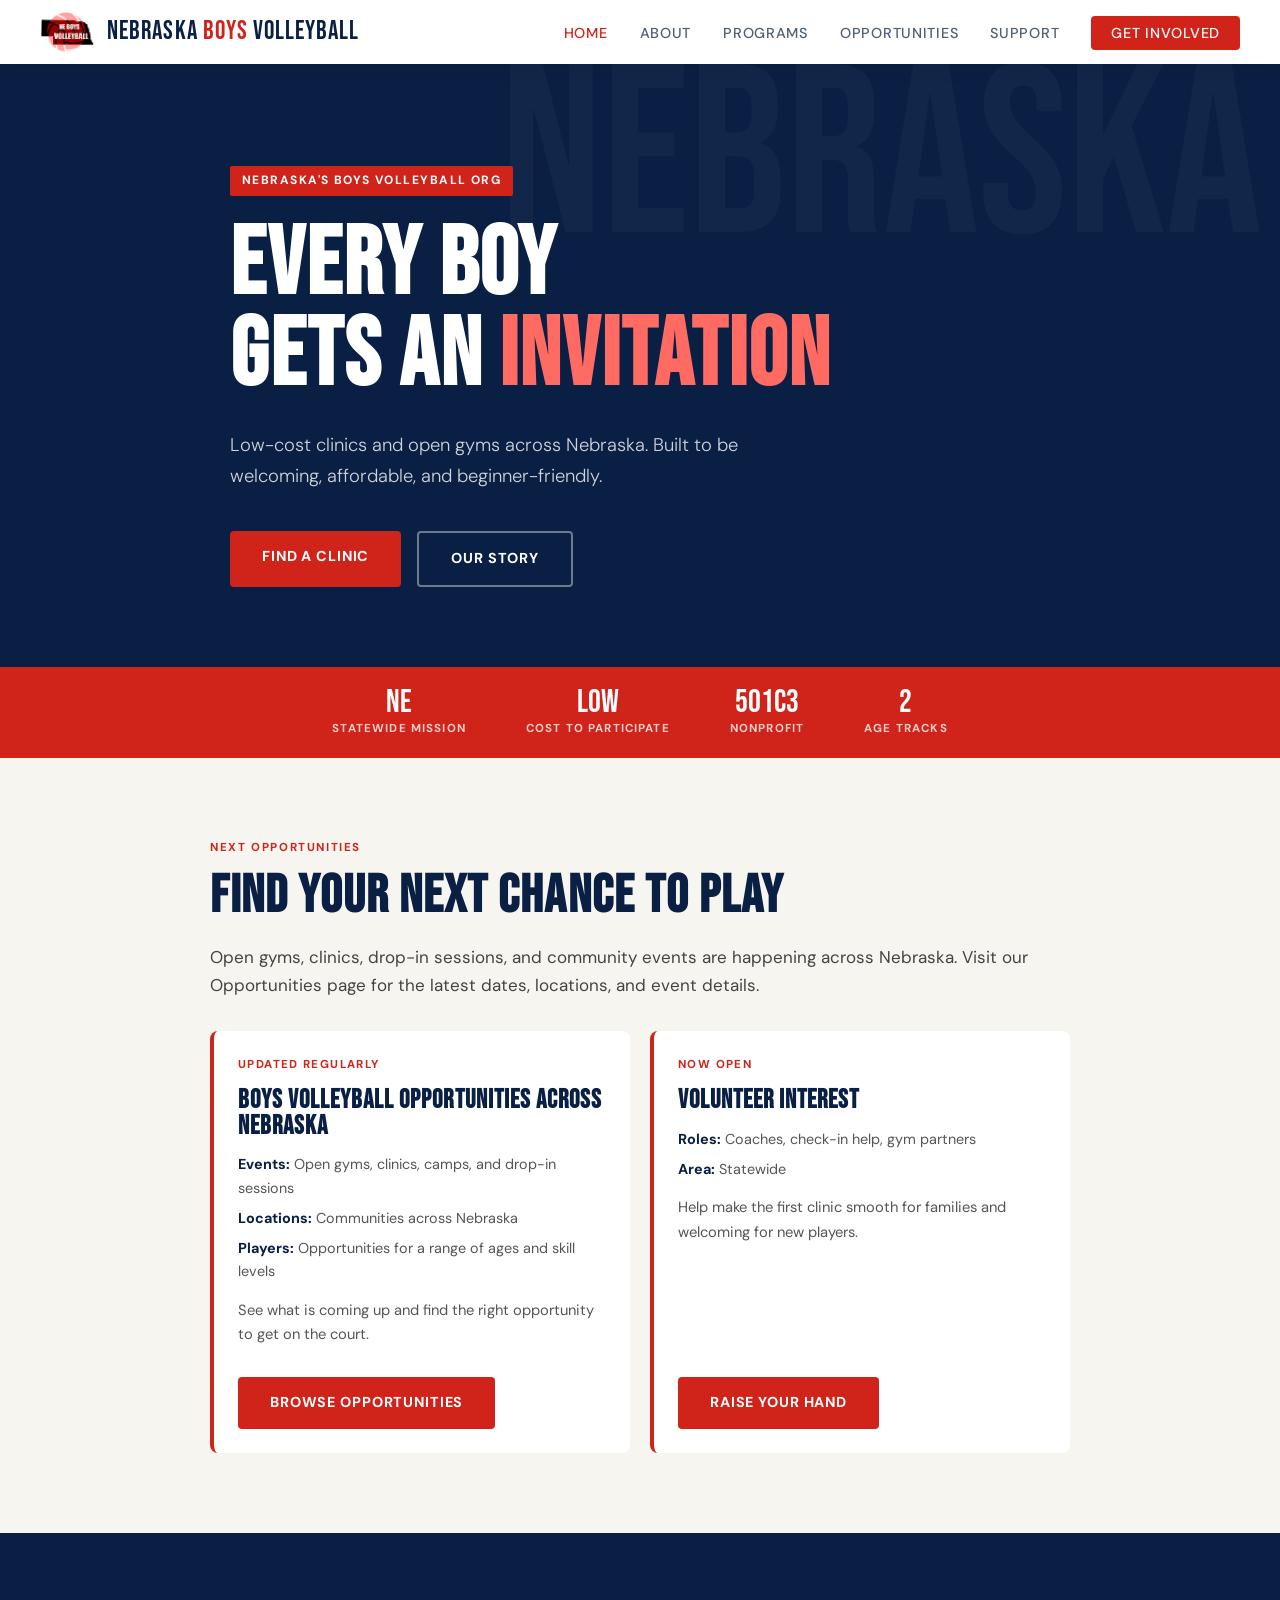
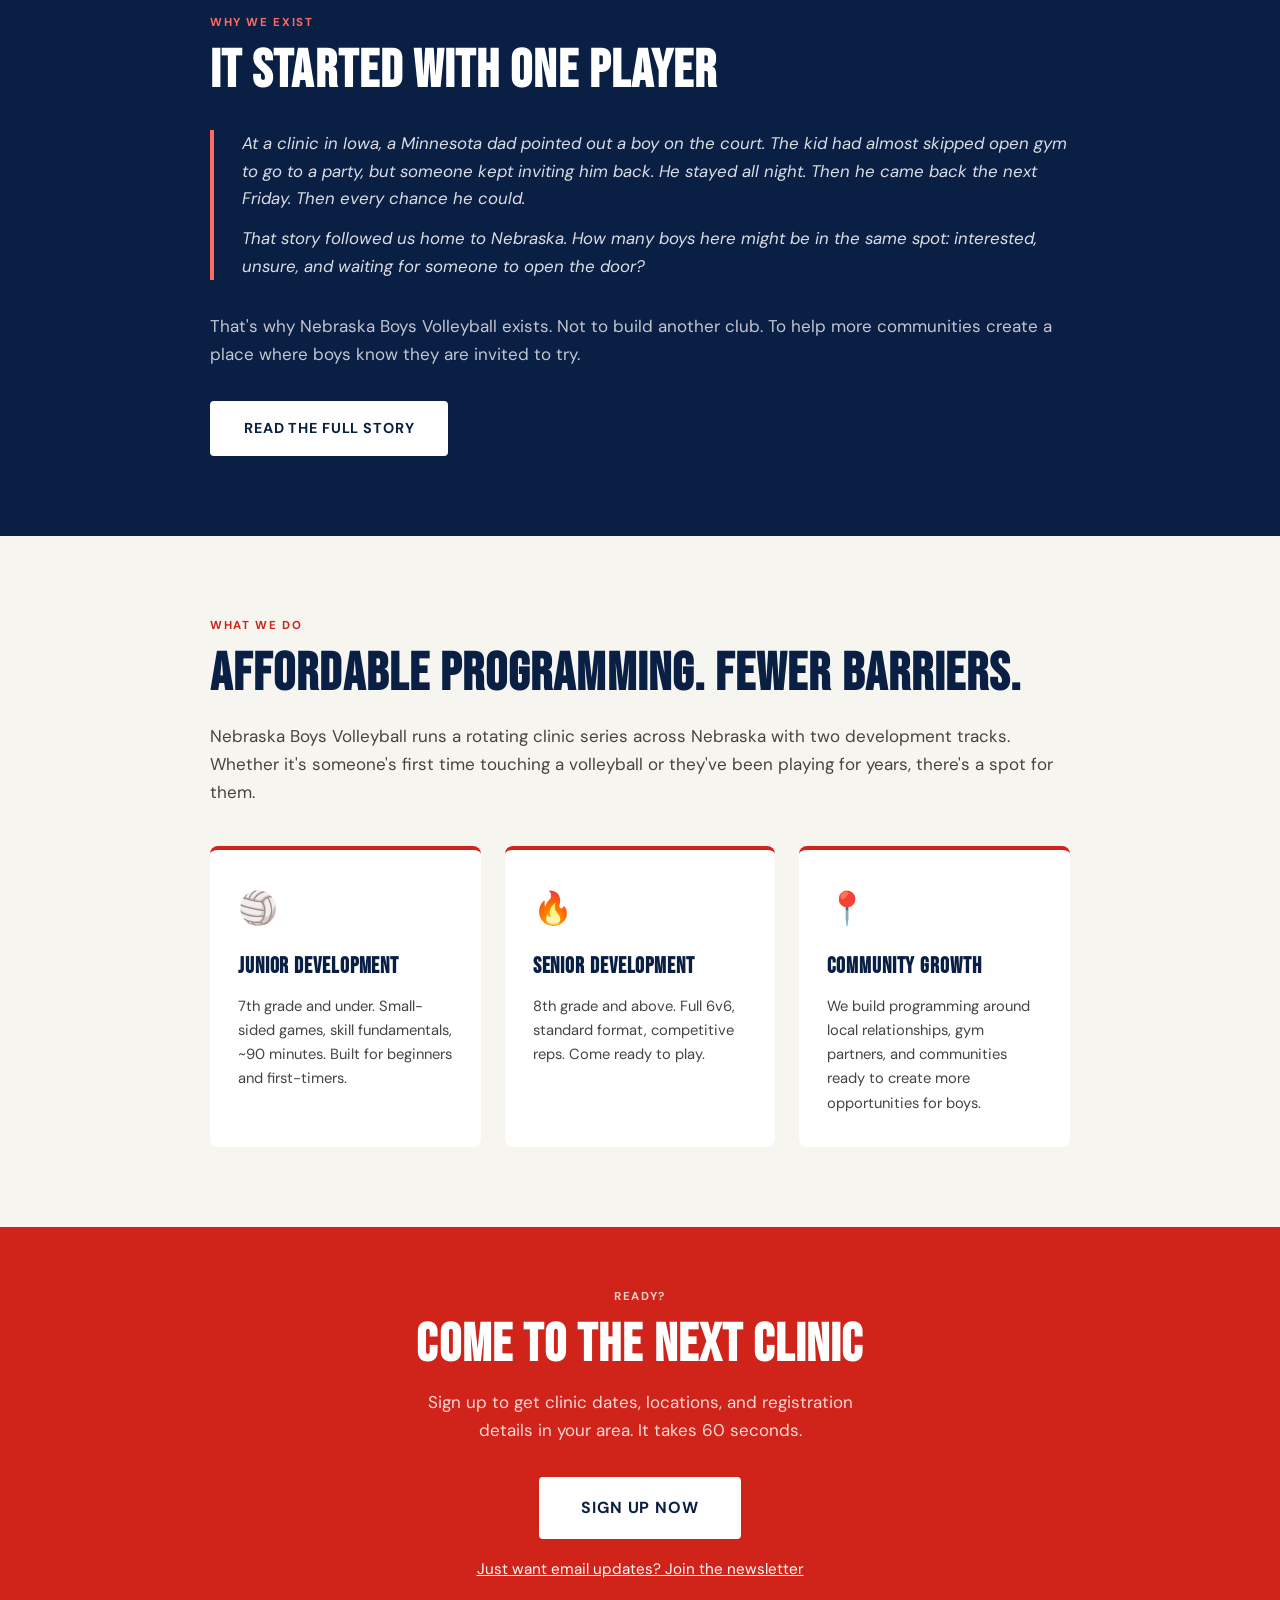
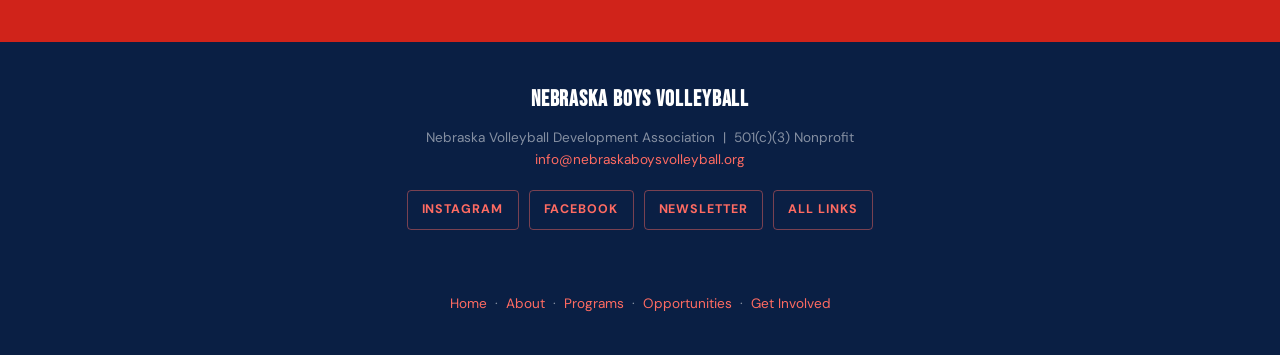
<file: index.html>
﻿<!DOCTYPE html>
<html lang="en">
<head>
  <!-- Google tag (gtag.js) -->
<script async src="https://www.googletagmanager.com/gtag/js?id=AW-18308226583"></script>
<script>
  window.dataLayer = window.dataLayer || [];
  function gtag(){dataLayer.push(arguments);}
  gtag('js', new Date());

  gtag('config', 'AW-18308226583');
</script>
  <meta charset="UTF-8">
  <meta name="viewport" content="width=device-width, initial-scale=1.0">
  <title>Nebraska Boys Volleyball | Affordable Youth Clinics Statewide</title>
  <meta name="description" content="Nebraska Boys Volleyball runs low-cost youth volleyball clinics and open gyms across Nebraska. Welcoming, affordable, and beginner-friendly.">
  <meta name="keywords" content="boys volleyball Nebraska, youth volleyball clinics Nebraska, affordable volleyball Nebraska, Nebraska volleyball development, youth sports Nebraska">
  <meta name="author" content="Nebraska Volleyball Development Association">
  <link rel="canonical" href="https://www.nebraskaboysvolleyball.org/">

  <!-- Open Graph (Facebook, Instagram link previews) -->
  <meta property="og:type" content="website">
  <meta property="og:url" content="https://www.nebraskaboysvolleyball.org/">
  <meta property="og:title" content="Nebraska Boys Volleyball | Affordable Youth Clinics Statewide">
  <meta property="og:description" content="Low-cost volleyball clinics and open gyms across Nebraska. Welcoming, affordable, and beginner-friendly.">
  <meta property="og:site_name" content="Nebraska Boys Volleyball">

  <!-- Twitter/X Card -->
  <meta name="twitter:card" content="summary">
  <meta name="twitter:title" content="Nebraska Boys Volleyball | Affordable Youth Clinics Statewide">
  <meta name="twitter:description" content="Low-cost volleyball clinics and events across Nebraska. Welcoming, affordable, and beginner-friendly.">

  <!-- Structured Data: Nonprofit Organization -->
  <script type="application/ld+json">
  {
    "@context": "https://schema.org",
    "@type": "SportsOrganization",
    "name": "Nebraska Boys Volleyball",
    "alternateName": "Nebraska Volleyball Development Association",
    "url": "https://www.nebraskaboysvolleyball.org",
    "description": "Nebraska Boys Volleyball runs low-cost youth volleyball clinics and open gyms across Nebraska for boys of all skill levels.",
    "sport": "Volleyball",
    "email": "info@nebraskaboysvolleyball.org",
    "areaServed": {
      "@type": "State",
      "name": "Nebraska"
    },
    "nonprofitStatus": "Nonprofit501c3",
    "sameAs": [
      "https://www.instagram.com/ne.boys.vb",
      "https://www.facebook.com/profile.php?id=61557560480954",
      "https://linktr.ee/neboyshsvb"
    ]
  }
  </script>

  <link rel="icon" type="image/png" sizes="192x192" href="assets/favicon.png">
  <link rel="apple-touch-icon" href="assets/favicon.png">
  <link rel="stylesheet" href="style.css">
</head>
<body>

<nav>
  <a class="nav-brand" href="index.html">
    <img class="nav-logo" src="images/boys_logo_resize.png" alt="Nebraska Boys Volleyball logo">
    <span class="nav-brand-text">Nebraska <span>Boys</span> Volleyball</span>
  </a>
  <button class="nav-toggle" onclick="document.querySelector('.nav-links').classList.toggle('open')" aria-label="Menu">
    <span></span><span></span><span></span>
  </button>
  <ul class="nav-links">
    <li><a href="index.html" class="active">Home</a></li>
    <li><a href="about.html">About</a></li>
    <li><a href="programs.html">Programs</a></li>
    <li><a href="opportunities.html">Opportunities</a></li>
    <li><a href="support.html">Support</a></li>
    <li><a href="get-involved.html" class="nav-cta">Get Involved</a></li>
  </ul>
</nav>

<!-- HERO -->
<section class="hero">
  <div class="hero-inner">
    <div class="hero-tag">Nebraska's Boys Volleyball Org</div>
    <h1>Every Boy<br>Gets an <em>Invitation</em></h1>
    <p>Low-cost clinics and open gyms across Nebraska. Built to be welcoming, affordable, and beginner-friendly.</p>
    <div class="btn-row">
      <a href="get-involved.html" class="btn btn-primary">Find a Clinic</a>
      <a href="about.html" class="btn btn-outline">Our Story</a>
    </div>
  </div>
</section>

<!-- STAT BAR -->
<div class="stat-bar">
  <div class="stat">
    <div class="stat-num">NE</div>
    <div class="stat-label">Statewide Mission</div>
  </div>
  <div class="stat">
    <div class="stat-num">Low</div>
    <div class="stat-label">Cost to Participate</div>
  </div>
  <div class="stat">
    <div class="stat-num">501c3</div>
    <div class="stat-label">Nonprofit</div>
  </div>
  <div class="stat">
    <div class="stat-num">2</div>
    <div class="stat-label">Age Tracks</div>
  </div>
</div>

<!-- NEXT EVENTS -->
<section class="section">
  <div class="section-inner">
    <div class="section-label">Next Opportunities</div>
    <h2>Find Your Next Chance to Play</h2>
    <p>Open gyms, clinics, drop-in sessions, and community events are happening across Nebraska. Visit our Opportunities page for the latest dates, locations, and event details.</p>

    <div class="event-grid">
      <div class="event-card featured">
        <div class="event-date">Updated Regularly</div>
        <h3>Boys Volleyball Opportunities Across Nebraska</h3>
        <div class="event-meta">
          <div><strong>Events:</strong> Open gyms, clinics, camps, and drop-in sessions</div>
          <div><strong>Locations:</strong> Communities across Nebraska</div>
          <div><strong>Players:</strong> Opportunities for a range of ages and skill levels</div>
        </div>
        <p>See what is coming up and find the right opportunity to get on the court.</p>
        <a href="opportunities.html" class="btn btn-primary">Browse Opportunities</a>
      </div>

      <div class="event-card">
        <div class="event-date">Now Open</div>
        <h3>Volunteer Interest</h3>
        <div class="event-meta">
          <div><strong>Roles:</strong> Coaches, check-in help, gym partners</div>
          <div><strong>Area:</strong> Statewide</div>
        </div>
        <p>Help make the first clinic smooth for families and welcoming for new players.</p>
        <a href="get-involved.html" class="btn btn-primary">Raise Your Hand</a>
      </div>
    </div>
  </div>
</section>

<!-- WHY NEBRASKA BOYS VOLLEYBALL -->
<section class="section section-alt">
  <div class="section-inner">
    <div class="section-label">Why We Exist</div>
    <h2>It Started With One Player</h2>
    <div class="story-block">
      <p>At a clinic in Iowa, a Minnesota dad pointed out a boy on the court. The kid had almost skipped open gym to go to a party, but someone kept inviting him back. He stayed all night. Then he came back the next Friday. Then every chance he could.</p>
      <p>That story followed us home to Nebraska. How many boys here might be in the same spot: interested, unsure, and waiting for someone to open the door?</p>
    </div>
    <p>That's why Nebraska Boys Volleyball exists. Not to build another club. To help more communities create a place where boys know they are invited to try.</p>
    <div style="margin-top:32px;">
      <a href="about.html" class="btn btn-outline">Read the Full Story</a>
    </div>
  </div>
</section>

<!-- WHAT WE DO -->
<section class="section">
  <div class="section-inner">
    <div class="section-label">What We Do</div>
    <h2>Affordable Programming. Fewer Barriers.</h2>
    <p>Nebraska Boys Volleyball runs a rotating clinic series across Nebraska with two development tracks. Whether it's someone's first time touching a volleyball or they've been playing for years, there's a spot for them.</p>

    <div class="card-grid">
      <div class="card">
        <div class="card-icon">&#127952;</div>
        <h3>Junior Development</h3>
        <p>7th grade and under. Small-sided games, skill fundamentals, ~90 minutes. Built for beginners and first-timers.</p>
      </div>
      <div class="card">
        <div class="card-icon">&#128293;</div>
        <h3>Senior Development</h3>
        <p>8th grade and above. Full 6v6, standard format, competitive reps. Come ready to play.</p>
      </div>
      <div class="card">
        <div class="card-icon">&#128205;</div>
        <h3>Community Growth</h3>
        <p>We build programming around local relationships, gym partners, and communities ready to create more opportunities for boys.</p>
      </div>
    </div>
  </div>
</section>

<!-- CTA -->
<section class="section" style="background: var(--red); padding-top: 60px; padding-bottom: 60px; text-align: center;">
  <div class="section-inner">
    <div class="section-label" style="color: rgba(255,255,255,0.78);">Ready?</div>
    <h2 style="color: var(--white); margin-bottom: 16px;">Come to the Next Clinic</h2>
    <p style="color: rgba(255,255,255,0.82); max-width: 480px; margin: 0 auto 32px;">Sign up to get clinic dates, locations, and registration details in your area. It takes 60 seconds.</p>
    <a href="get-involved.html" class="btn btn-outline" style="font-size: 1rem; padding: 16px 40px;">Sign Up Now</a>
    <p style="margin-top:18px; font-size:0.95rem;">
      <a href="https://nebraskaboysvolleyball.eo.page/n464w"  rel="noopener" style="color: var(--white); text-decoration: underline;">Just want email updates? Join the newsletter</a>
    </p>
  </div>
</section>

<footer>
  <strong>Nebraska Boys Volleyball</strong>
  Nebraska Volleyball Development Association &nbsp;|&nbsp; 501(c)(3) Nonprofit<br>
  <a href="mailto:info@nebraskaboysvolleyball.org">info@nebraskaboysvolleyball.org</a>
  <div class="social-links" aria-label="Nebraska Boys Volleyball social links">
    <a href="https://www.instagram.com/ne.boys.vb" target="_blank" rel="noopener">Instagram</a>
    <a href="https://www.facebook.com/profile.php?id=61557560480954" target="_blank" rel="noopener">Facebook</a>
    <a href="https://nebraskaboysvolleyball.eo.page/n464w"   rel="noopener">Newsletter</a>
    <a href="https://linktr.ee/neboyshsvb" target="_blank" rel="noopener">All Links</a>
  </div>  <br><br>
  <a href="index.html">Home</a> &nbsp;&middot;&nbsp; <a href="about.html">About</a> &nbsp;&middot;&nbsp; <a href="programs.html">Programs</a> &nbsp;&middot;&nbsp; <a href="opportunities.html">Opportunities</a> &nbsp;&middot;&nbsp; <a href="get-involved.html">Get Involved</a>
</footer>

 
</body>
</html>
</file>
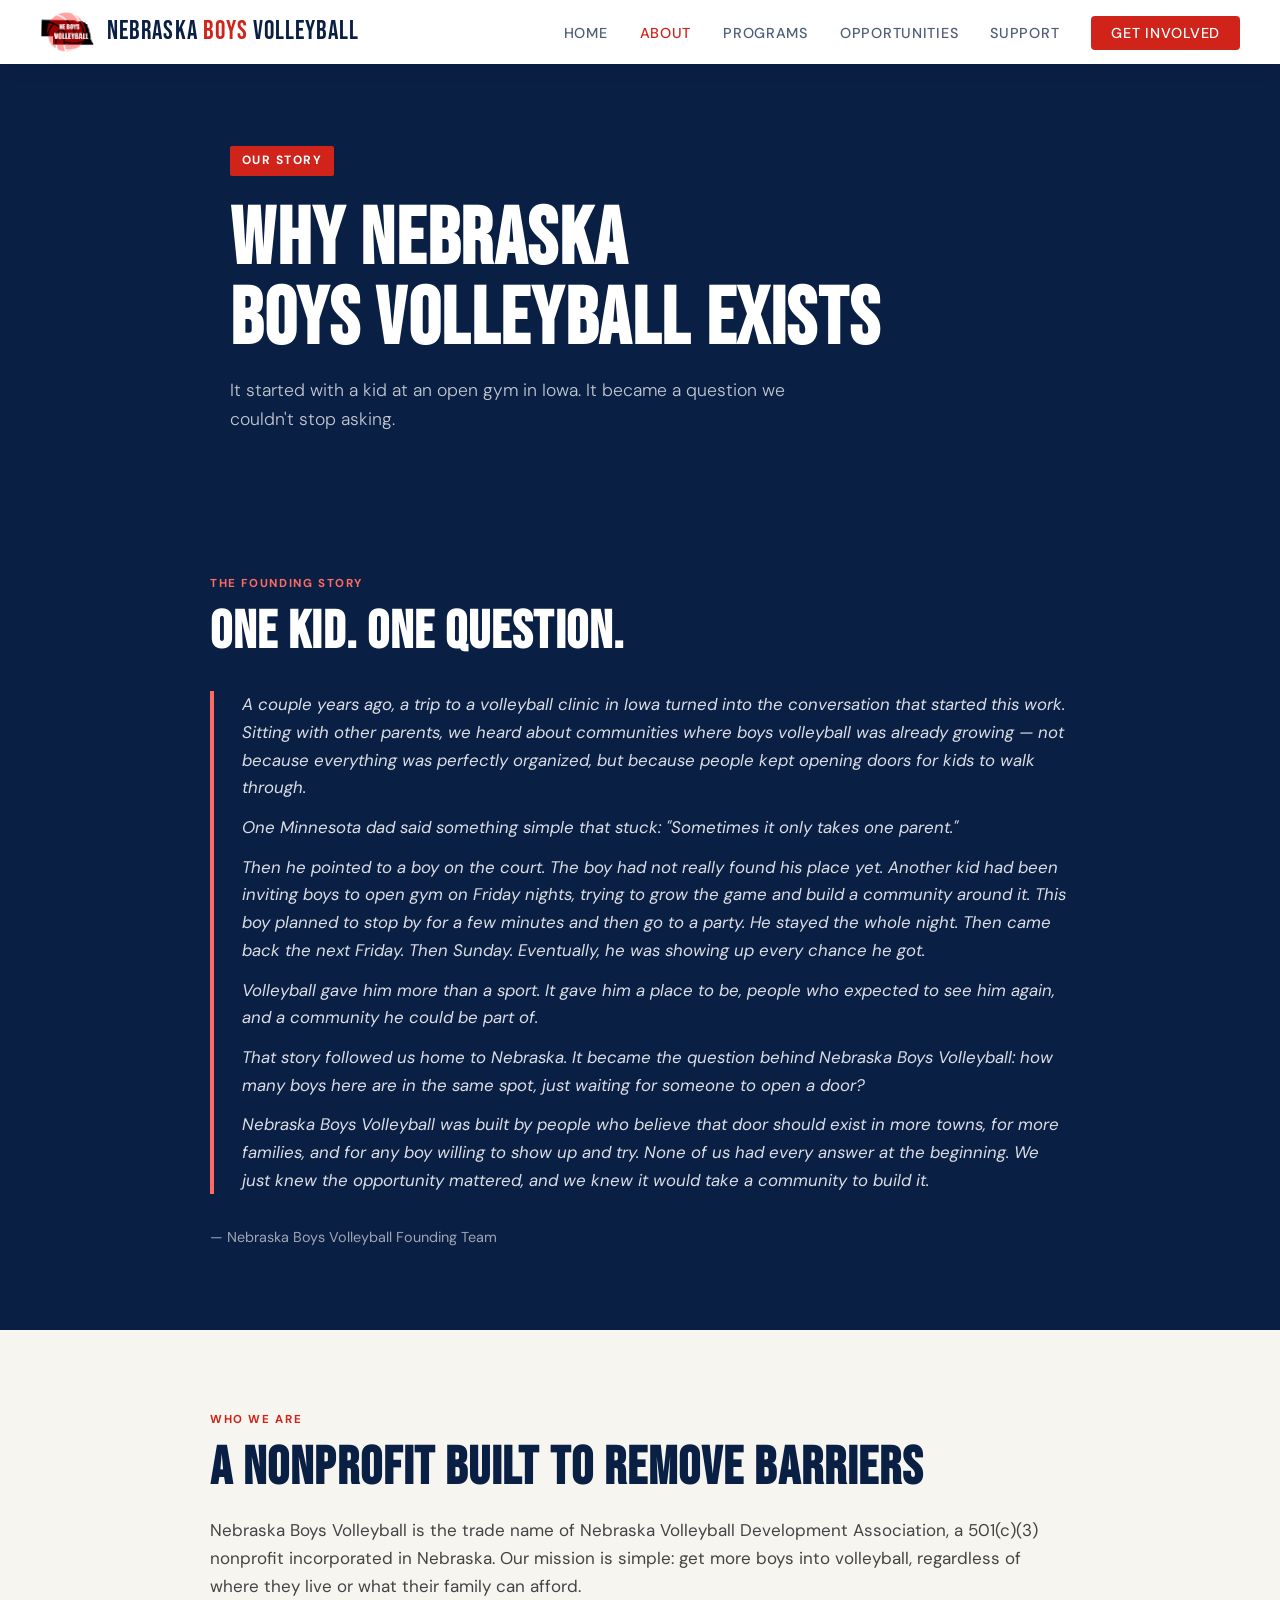
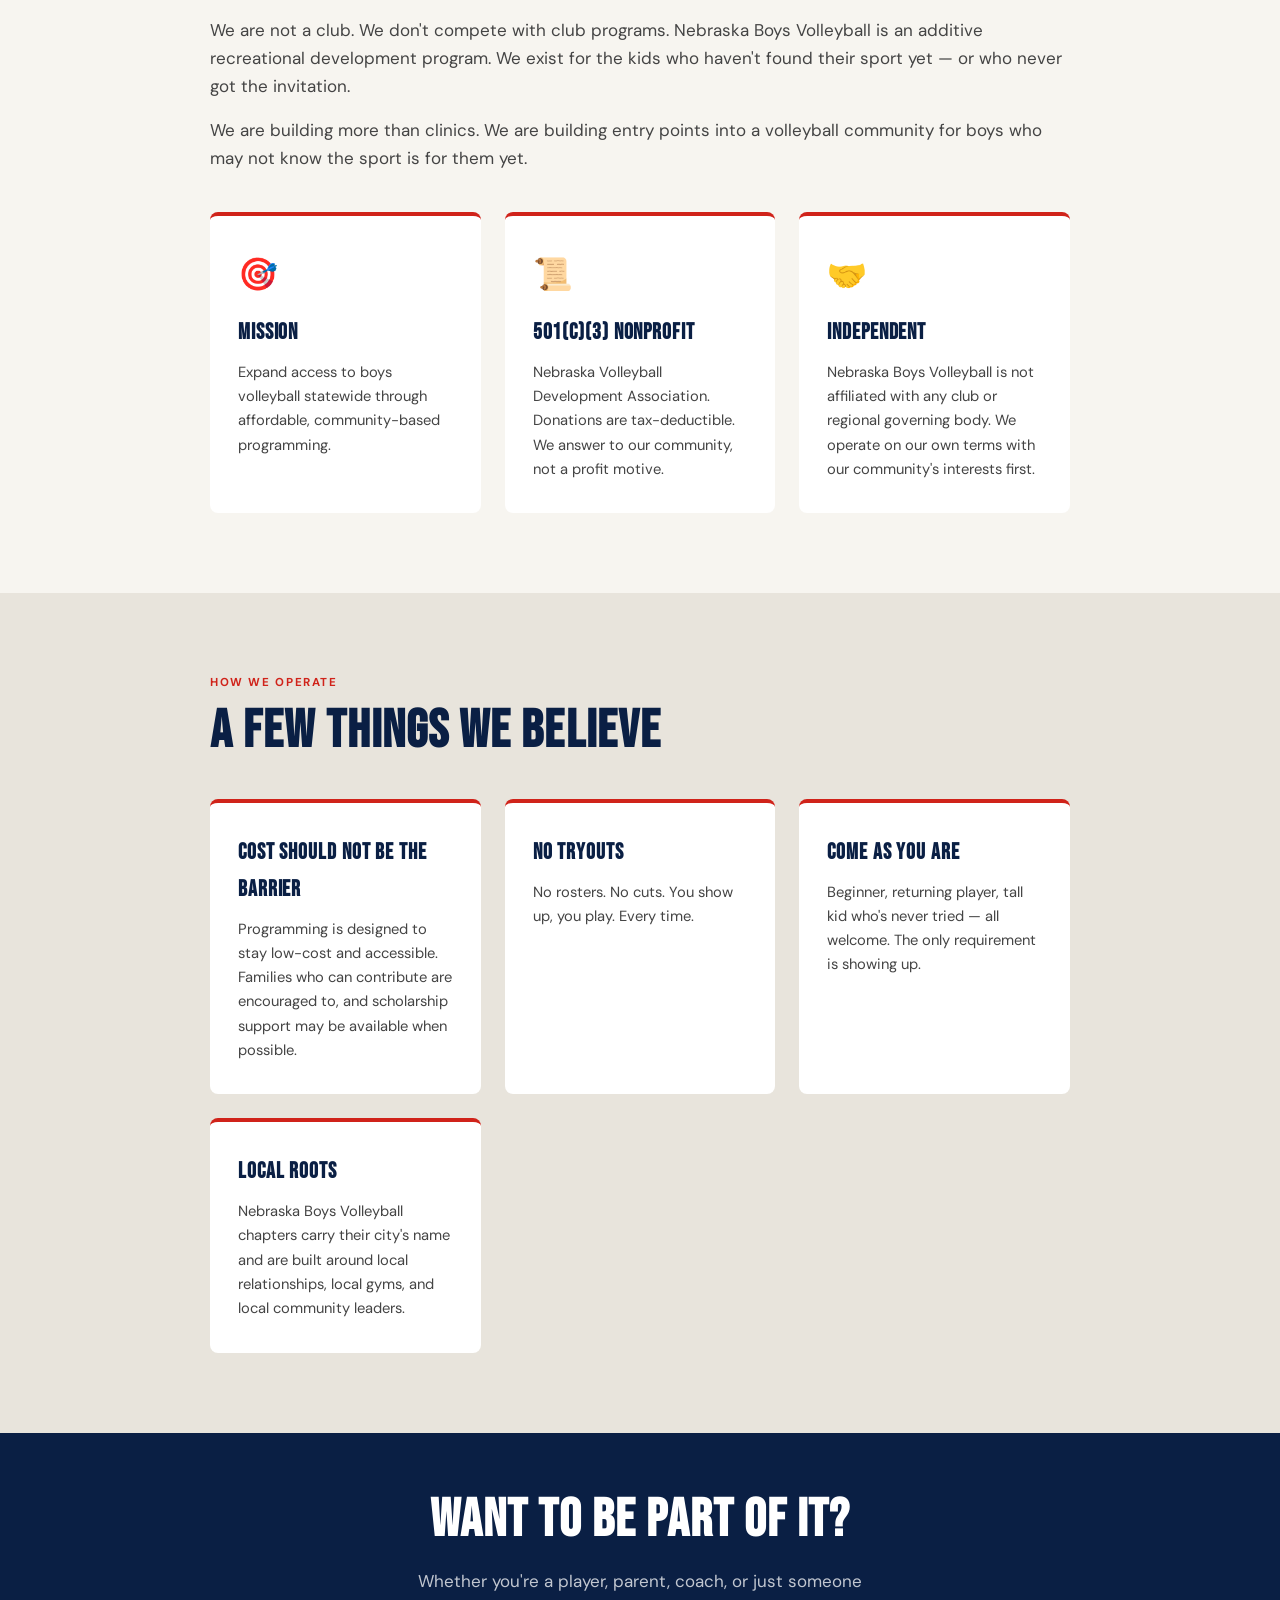
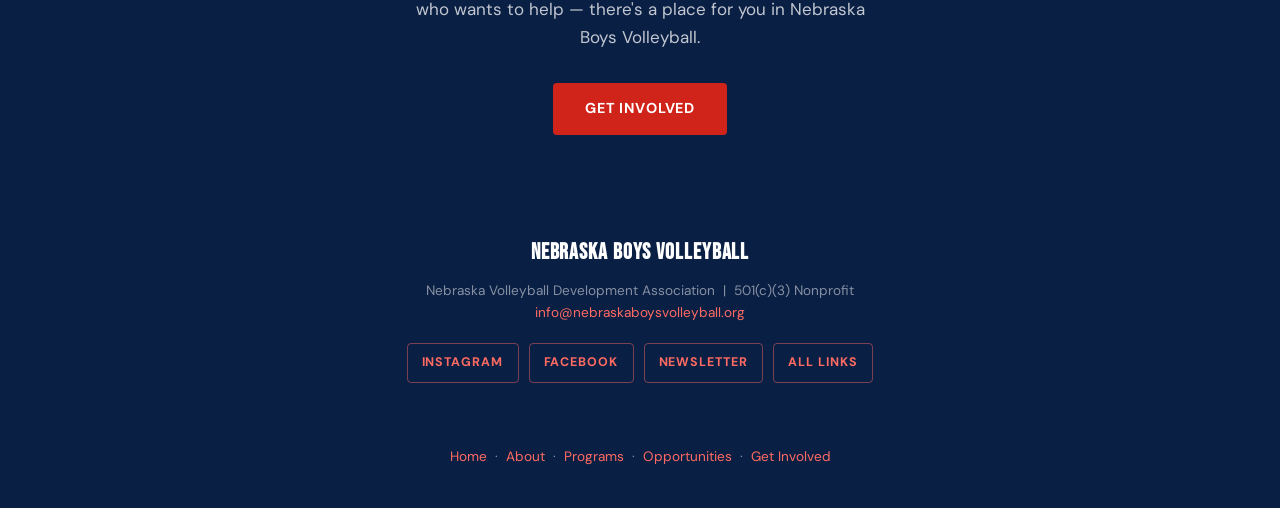
<file: about.html>
﻿<!DOCTYPE html>
<html lang="en">
<head>
  <!-- Google tag (gtag.js) -->
<script async src="https://www.googletagmanager.com/gtag/js?id=AW-18308226583"></script>
<script>
  window.dataLayer = window.dataLayer || [];
  function gtag(){dataLayer.push(arguments);}
  gtag('js', new Date());

  gtag('config', 'AW-18308226583');
</script>
  <meta charset="UTF-8">
  <meta name="viewport" content="width=device-width, initial-scale=1.0">
  <title>About | Nebraska Boys Volleyball</title>
  <meta name="description" content="Learn the story behind Nebraska Boys Volleyball and our mission to grow boys volleyball participation across Nebraska.">
  <meta name="keywords" content="Nebraska Boys Volleyball mission, Nebraska volleyball nonprofit, boys volleyball Nebraska story, youth volleyball nonprofit Nebraska">
  <meta name="author" content="Nebraska Volleyball Development Association">
  <link rel="canonical" href="https://www.nebraskaboysvolleyball.org/about.html">

  <meta property="og:type" content="website">
  <meta property="og:url" content="https://www.nebraskaboysvolleyball.org/about.html">
  <meta property="og:title" content="About Nebraska Boys Volleyball">
  <meta property="og:description" content="The story behind Nebraska Boys Volleyball &mdash; and why we exist to give every Nebraska boy an invitation to play.">
  <meta property="og:site_name" content="Nebraska Boys Volleyball">

  <meta name="twitter:card" content="summary">
  <meta name="twitter:title" content="About Nebraska Boys Volleyball">
  <meta name="twitter:description" content="The story behind Nebraska Boys Volleyball &mdash; why we exist to give every Nebraska boy an invitation to play.">

  <link rel="icon" type="image/png" sizes="192x192" href="assets/favicon.png">
  <link rel="apple-touch-icon" href="assets/favicon.png">
  <link rel="stylesheet" href="style.css">
</head>
<body>

<nav>
  <a class="nav-brand" href="index.html">
    <img class="nav-logo" src="images/boys_logo_resize.png" alt="Nebraska Boys Volleyball logo">
    <span class="nav-brand-text">Nebraska <span>Boys</span> Volleyball</span>
  </a>
  <button class="nav-toggle" onclick="document.querySelector('.nav-links').classList.toggle('open')" aria-label="Menu">
    <span></span><span></span><span></span>
  </button>
  <ul class="nav-links">
    <li><a href="index.html">Home</a></li>
    <li><a href="about.html" class="active">About</a></li>
    <li><a href="programs.html">Programs</a></li>
    <li><a href="opportunities.html">Opportunities</a></li>
    <li><a href="support.html">Support</a></li>
    <li><a href="get-involved.html" class="nav-cta">Get Involved</a></li>
  </ul>
</nav>

<section class="page-hero">
  <div class="page-hero-inner">
    <div class="hero-tag">Our Story</div>
    <h1>Why Nebraska<br>Boys Volleyball Exists</h1>
    <p>It started with a kid at an open gym in Iowa. It became a question we couldn't stop asking.</p>
  </div>
</section>

<!-- FOUNDING STORY -->
<section class="section section-alt">
  <div class="section-inner">
    <div class="section-label">The Founding Story</div>
    <h2>One Kid. One Question.</h2>
    <div class="story-block">
      <p>A couple years ago, a trip to a volleyball clinic in Iowa turned into the conversation that started this work. Sitting with other parents, we heard about communities where boys volleyball was already growing &mdash; not because everything was perfectly organized, but because people kept opening doors for kids to walk through.</p>
      <p>One Minnesota dad said something simple that stuck: "Sometimes it only takes one parent."</p>
      <p>Then he pointed to a boy on the court. The boy had not really found his place yet. Another kid had been inviting boys to open gym on Friday nights, trying to grow the game and build a community around it. This boy planned to stop by for a few minutes and then go to a party. He stayed the whole night. Then came back the next Friday. Then Sunday. Eventually, he was showing up every chance he got.</p>
      <p>Volleyball gave him more than a sport. It gave him a place to be, people who expected to see him again, and a community he could be part of.</p>
      <p>That story followed us home to Nebraska. It became the question behind Nebraska Boys Volleyball: how many boys here are in the same spot, just waiting for someone to open a door?</p>
      <p>Nebraska Boys Volleyball was built by people who believe that door should exist in more towns, for more families, and for any boy willing to show up and try. None of us had every answer at the beginning. We just knew the opportunity mattered, and we knew it would take a community to build it.</p>
    </div>
    <p style="color: rgba(255,255,255,0.6); font-size:0.9rem;">&mdash; Nebraska Boys Volleyball Founding Team</p>
  </div>
</section>

<!-- MISSION & STRUCTURE -->
<section class="section">
  <div class="section-inner">
    <div class="section-label">Who We Are</div>
    <h2>A Nonprofit Built to Remove Barriers</h2>
    <p>Nebraska Boys Volleyball is the trade name of Nebraska Volleyball Development Association, a 501(c)(3) nonprofit incorporated in Nebraska. Our mission is simple: get more boys into volleyball, regardless of where they live or what their family can afford.</p>
    <p>We are not a club. We don't compete with club programs. Nebraska Boys Volleyball is an additive recreational development program. We exist for the kids who haven't found their sport yet &mdash; or who never got the invitation.</p>
    <p>We are building more than clinics. We are building entry points into a volleyball community for boys who may not know the sport is for them yet.</p>

    <div class="card-grid" style="margin-top:40px;">
      <div class="card">
        <div class="card-icon">&#127919;</div>
        <h3>Mission</h3>
        <p>Expand access to boys volleyball statewide through affordable, community-based programming.</p>
      </div>
      <div class="card">
        <div class="card-icon">&#128220;</div>
        <h3>501(c)(3) Nonprofit</h3>
        <p>Nebraska Volleyball Development Association. Donations are tax-deductible. We answer to our community, not a profit motive.</p>
      </div>
      <div class="card">
        <div class="card-icon">&#129309;</div>
        <h3>Independent</h3>
        <p>Nebraska Boys Volleyball is not affiliated with any club or regional governing body. We operate on our own terms with our community's interests first.</p>
      </div>
    </div>
  </div>
</section>

<!-- PRINCIPLES -->
<section class="section" style="background: var(--light-gray);">
  <div class="section-inner">
    <div class="section-label">How We Operate</div>
    <h2>A Few Things We Believe</h2>

    <div class="card-grid">
      <div class="card">
        <h3>Cost Should Not Be the Barrier</h3>
        <p>Programming is designed to stay low-cost and accessible. Families who can contribute are encouraged to, and scholarship support may be available when possible.</p>
      </div>
      <div class="card">
        <h3>No Tryouts</h3>
        <p>No rosters. No cuts. You show up, you play. Every time.</p>
      </div>
      <div class="card">
        <h3>Come as You Are</h3>
        <p>Beginner, returning player, tall kid who's never tried &mdash; all welcome. The only requirement is showing up.</p>
      </div>
      <div class="card">
        <h3>Local Roots</h3>
        <p>Nebraska Boys Volleyball chapters carry their city's name and are built around local relationships, local gyms, and local community leaders.</p>
      </div>
    </div>
  </div>
</section>


<!-- CTA -->
<section class="section section-alt" style="text-align:center; padding-top:60px; padding-bottom:60px;">
  <div class="section-inner">
    <h2>Want to Be Part of It?</h2>
    <p style="max-width:480px; margin: 12px auto 32px;">Whether you're a player, parent, coach, or just someone who wants to help &mdash; there's a place for you in Nebraska Boys Volleyball.</p>
    <div class="btn-row" style="justify-content:center;">
      <a href="get-involved.html" class="btn btn-primary">Get Involved</a>
    </div>
  </div>
</section>

<footer>
  <strong>Nebraska Boys Volleyball</strong>
  Nebraska Volleyball Development Association &nbsp;|&nbsp; 501(c)(3) Nonprofit<br>
  <a href="mailto:info@nebraskaboysvolleyball.org">info@nebraskaboysvolleyball.org</a>
  <div class="social-links" aria-label="Nebraska Boys Volleyball social links">
    <a href="https://www.instagram.com/ne.boys.vb" target="_blank" rel="noopener">Instagram</a>
    <a href="https://www.facebook.com/profile.php?id=61557560480954" target="_blank" rel="noopener">Facebook</a>
    <a href="https://nebraskaboysvolleyball.eo.page/n464w"   rel="noopener">Newsletter</a>
    <a href="https://linktr.ee/neboyshsvb" target="_blank" rel="noopener">All Links</a>
  </div>  <br><br>
  <a href="index.html">Home</a> &nbsp;&middot;&nbsp; <a href="about.html">About</a> &nbsp;&middot;&nbsp; <a href="programs.html">Programs</a> &nbsp;&middot;&nbsp; <a href="opportunities.html">Opportunities</a> &nbsp;&middot;&nbsp; <a href="get-involved.html">Get Involved</a>
</footer>

</body>
</html>
</file>
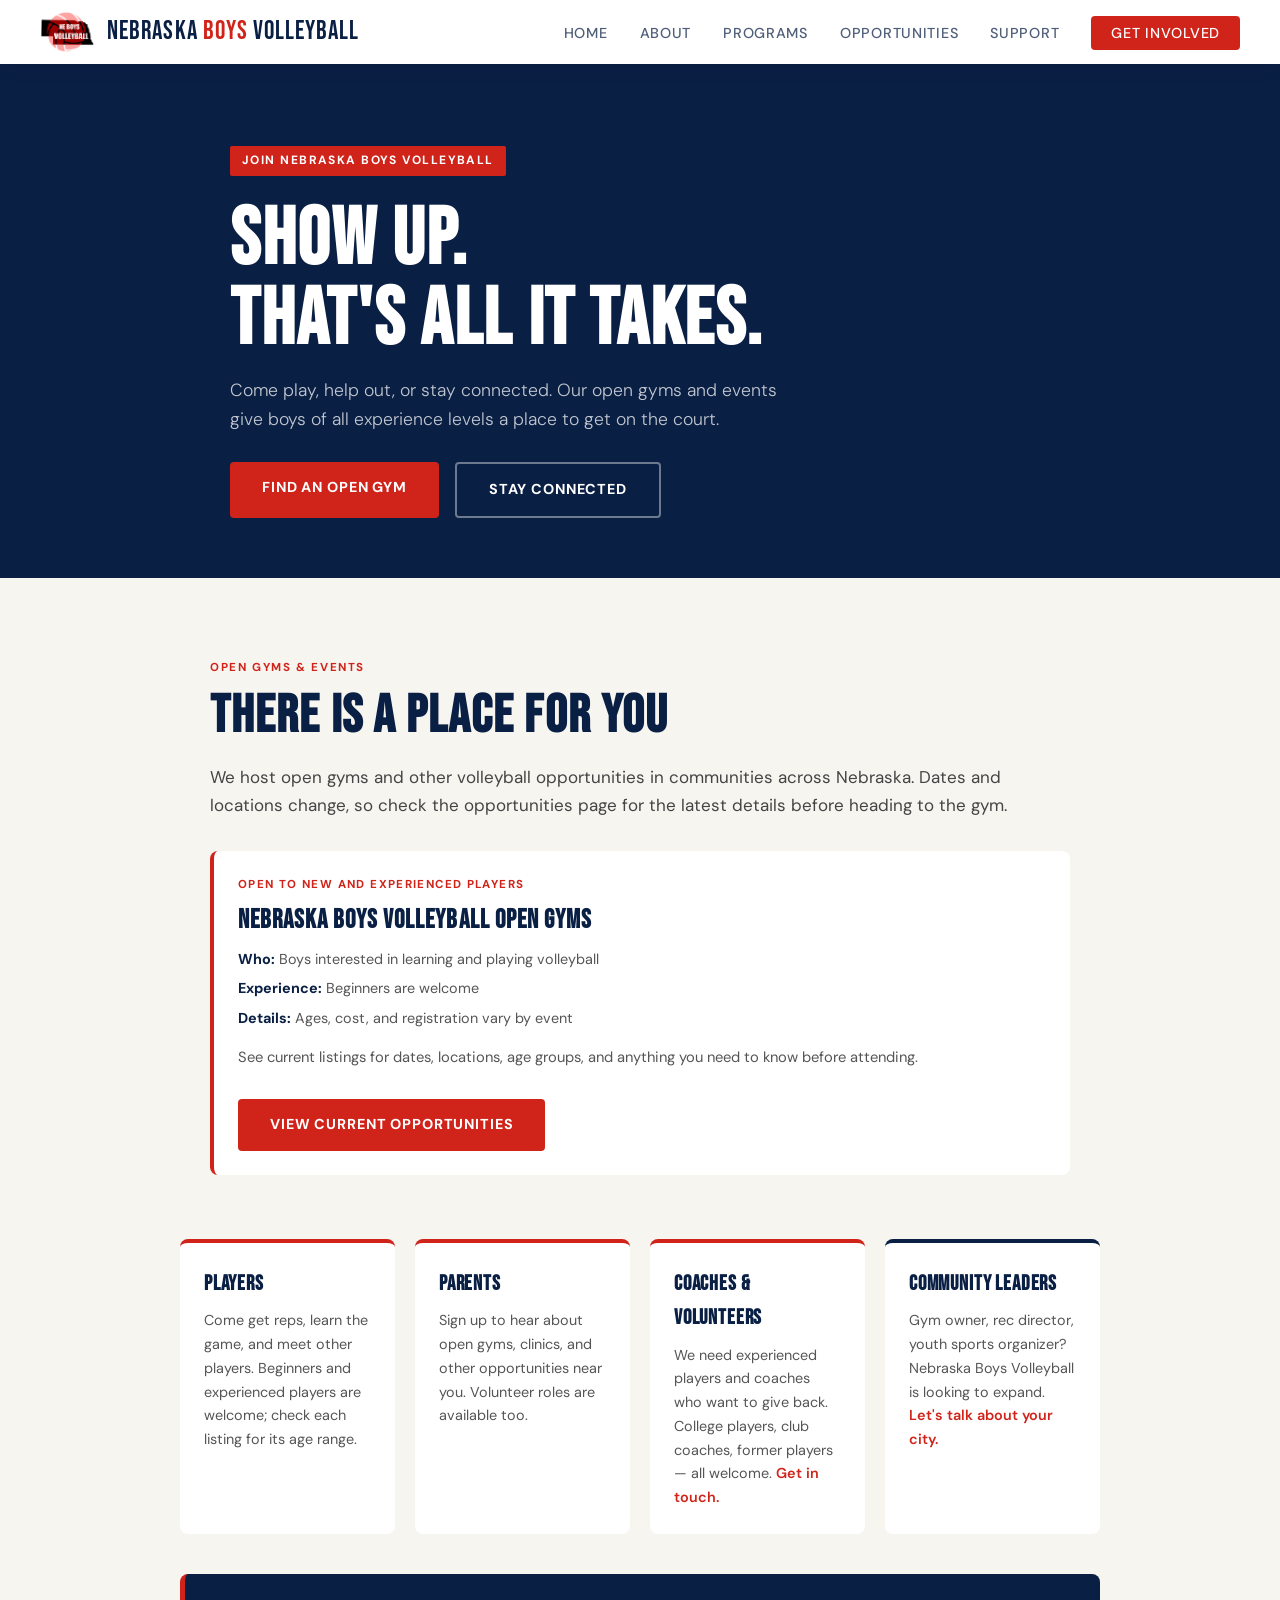
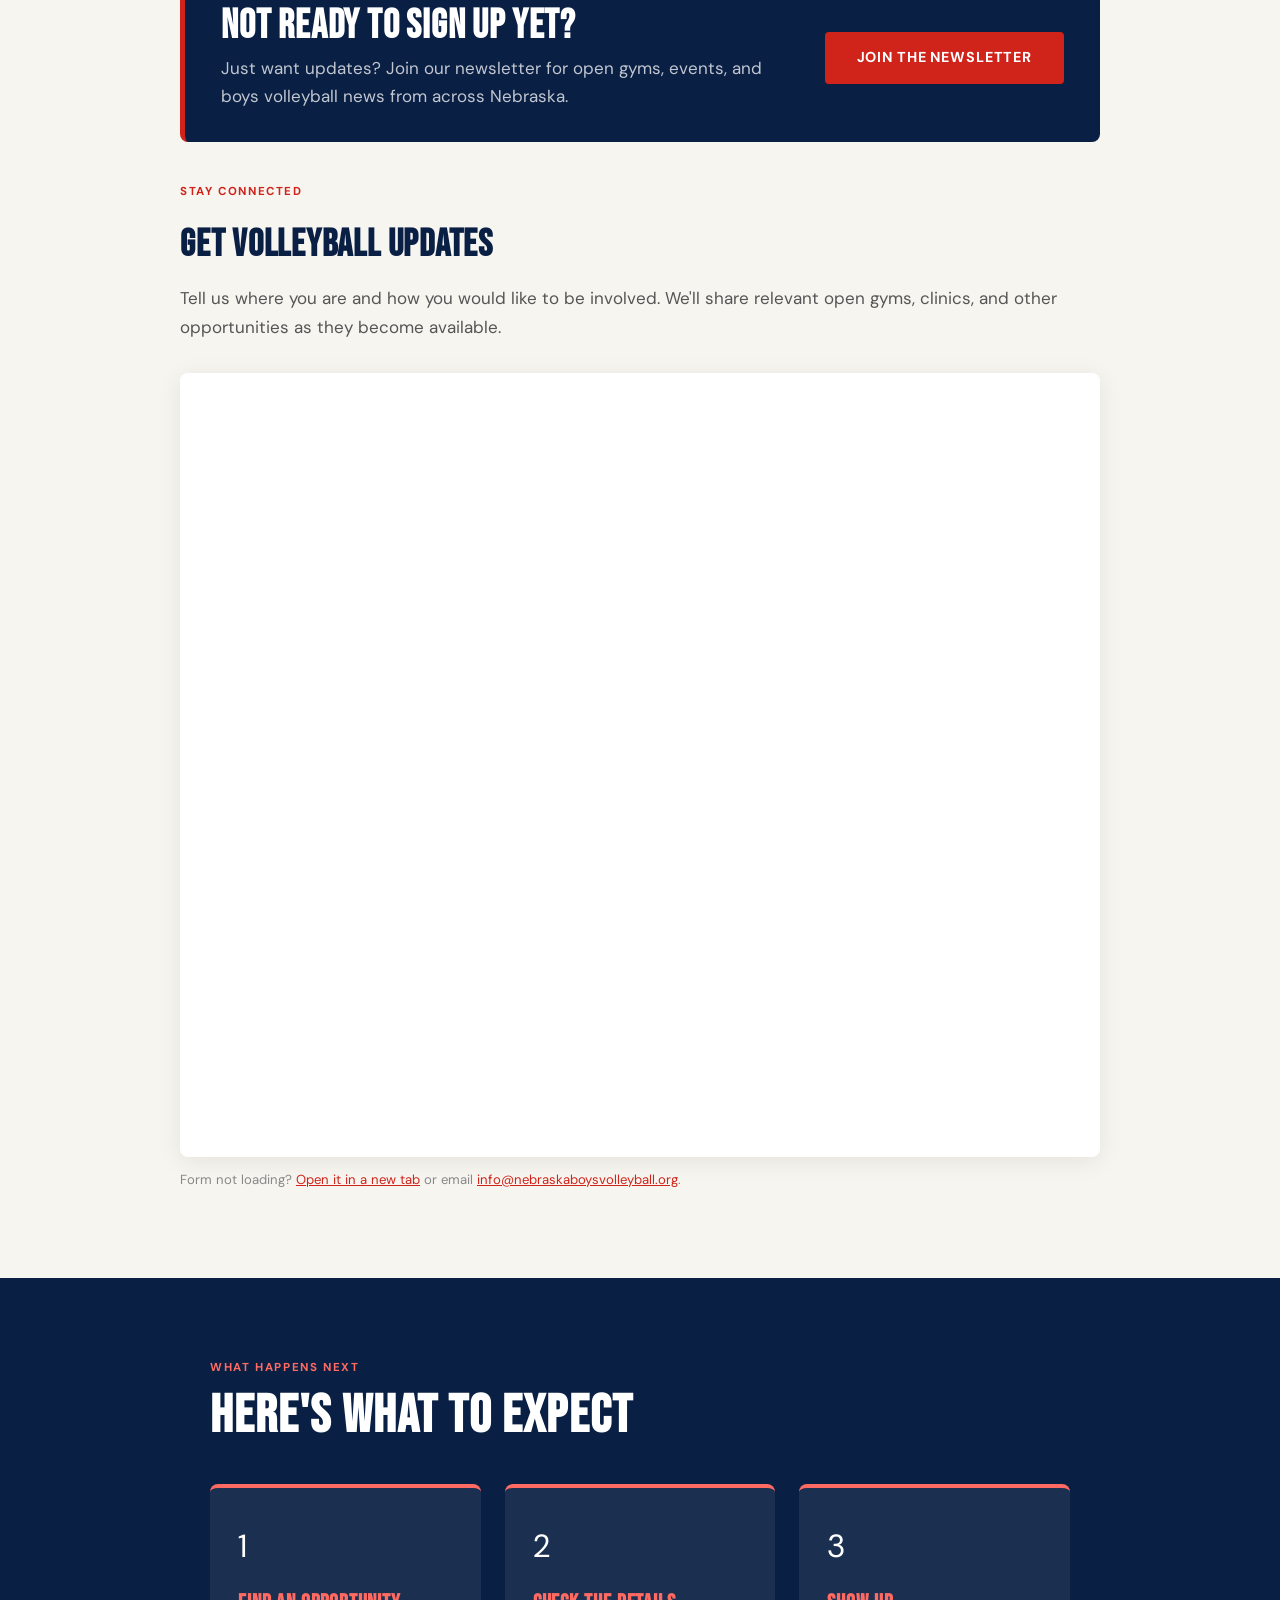
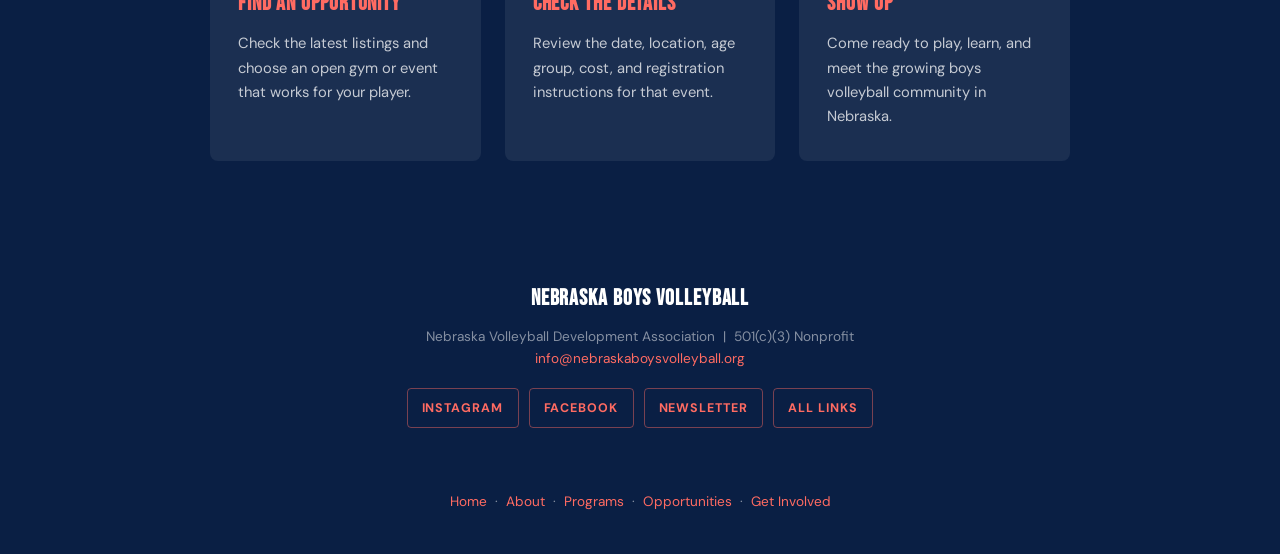
<file: get-involved.html>
﻿<!DOCTYPE html>
<html lang="en">
<head>
  <!-- Google tag (gtag.js) -->
<script async src="https://www.googletagmanager.com/gtag/js?id=AW-18308226583"></script>
<script>
  window.dataLayer = window.dataLayer || [];
  function gtag(){dataLayer.push(arguments);}
  gtag('js', new Date());

  gtag('config', 'AW-18308226583');
</script>
  <meta charset="UTF-8">
  <meta name="viewport" content="width=device-width, initial-scale=1.0">
  <title>Get Involved | Nebraska Boys Volleyball</title>
  <meta name="description" content="Join Nebraska Boys Volleyball open gyms, clinics, and community events. Players, parents, coaches, and volunteers are welcome.">
  <meta name="keywords" content="boys volleyball open gym Nebraska, youth volleyball Nebraska, Nebraska volleyball events, boys volleyball signup, youth volleyball volunteer Nebraska">
  <meta name="author" content="Nebraska Volleyball Development Association">
  <link rel="canonical" href="https://www.nebraskaboysvolleyball.org/get-involved.html">

  <meta property="og:type" content="website">
  <meta property="og:url" content="https://www.nebraskaboysvolleyball.org/get-involved.html">
  <meta property="og:title" content="Get Involved | Nebraska Boys Volleyball">
  <meta property="og:description" content="Find open gyms, clinics, and ways to get involved with boys volleyball across Nebraska.">
  <meta property="og:site_name" content="Nebraska Boys Volleyball">

  <meta name="twitter:card" content="summary">
  <meta name="twitter:title" content="Get Involved | Nebraska Boys Volleyball">
  <meta name="twitter:description" content="Find open gyms, clinics, and ways to get involved with boys volleyball across Nebraska.">

  <link rel="icon" type="image/png" sizes="192x192" href="assets/favicon.png">
  <link rel="apple-touch-icon" href="assets/favicon.png">
  <link rel="stylesheet" href="style.css">
  <style>
    .involve-hero {
      background: var(--navy);
      color: var(--white);
      padding: 80px 40px 60px;
    }
    .involve-hero-inner {
      max-width: 820px;
      margin: 0 auto;
    }
    .involve-hero h1 {
      font-family: 'Bebas Neue', sans-serif;
      font-size: clamp(2.5rem, 7vw, 5rem);
      letter-spacing: 0.02em;
      line-height: 1;
      margin-bottom: 16px;
    }
    .involve-hero p {
      font-size: 1.1rem;
      max-width: 560px;
      opacity: 0.75;
      font-weight: 300;
    }
    .involve-hero .btn-row {
      margin-top: 28px;
    }
    .involve-layout {
      max-width: 1000px;
      margin: 0 auto;
      display: flex;
      flex-direction: column;
      gap: 40px;
      padding: 64px 40px;
    }
    .involve-form-col {
      order: 3;
      width: 100%;
      scroll-margin-top: 88px;
    }
    .involve-form-col h2 {
      font-family: 'Bebas Neue', sans-serif;
      font-size: 2.4rem;
      color: var(--navy);
      margin-bottom: 8px;
      letter-spacing: 0.02em;
    }
    .involve-form-col > p {
      color: #555;
      margin-bottom: 24px;
    }
    .involve-sidebar {
      order: 1;
      display: grid;
      grid-template-columns: repeat(4, minmax(0, 1fr));
      gap: 20px;
    }
    .newsletter-callout {
      order: 2;
      display: flex;
      align-items: center;
      justify-content: space-between;
      gap: 32px;
      padding: 32px 36px;
      color: var(--white);
      background: var(--navy);
      border-radius: 8px;
      border-left: 5px solid var(--red);
    }
    .newsletter-callout h2 {
      font-family: 'Bebas Neue', sans-serif;
      font-size: clamp(1.8rem, 4vw, 2.5rem);
      line-height: 1;
      letter-spacing: 0.02em;
      margin-bottom: 8px;
    }
    .newsletter-callout p {
      color: rgba(255,255,255,0.75);
      margin: 0;
    }
    .newsletter-callout .btn {
      flex: 0 0 auto;
    }
    .sidebar-card {
      background: var(--white);
      border-radius: 8px;
      padding: 24px;
      border-top: 4px solid var(--red);
      height: 100%;
    }
    .sidebar-card h3 {
      font-family: 'Bebas Neue', sans-serif;
      font-size: 1.3rem;
      color: var(--navy);
      letter-spacing: 0.04em;
      margin-bottom: 8px;
    }
    .sidebar-card p {
      font-size: 0.9rem;
      color: #555;
    }
    .sidebar-card a {
      color: var(--red);
      text-decoration: none;
      font-weight: 600;
    }
    @media (max-width: 900px) {
      .involve-sidebar {
        grid-template-columns: repeat(2, minmax(0, 1fr));
      }
    }
    @media (max-width: 560px) {
      .involve-layout {
        padding: 40px 20px;
        gap: 32px;
      }
      .involve-sidebar {
        grid-template-columns: 1fr;
      }
      .newsletter-callout {
        align-items: stretch;
        flex-direction: column;
        padding: 28px 24px;
        gap: 20px;
      }
      .involve-hero {
        padding-left: 20px;
        padding-right: 20px;
      }
    }
  </style>
</head>
<body>

<nav>
  <a class="nav-brand" href="index.html">
    <img class="nav-logo" src="images/boys_logo_resize.png" alt="Nebraska Boys Volleyball logo">
    <span class="nav-brand-text">Nebraska <span>Boys</span> Volleyball</span>
  </a>
  <button class="nav-toggle" onclick="document.querySelector('.nav-links').classList.toggle('open')" aria-label="Menu">
    <span></span><span></span><span></span>
  </button>
  <ul class="nav-links">
    <li><a href="index.html">Home</a></li>
    <li><a href="about.html">About</a></li>
    <li><a href="programs.html">Programs</a></li>
    <li><a href="opportunities.html">Opportunities</a></li>
    <li><a href="support.html">Support</a></li>
    <li><a href="get-involved.html" class="nav-cta active">Get Involved</a></li>
  </ul>
</nav>

<section class="involve-hero">
  <div class="involve-hero-inner">
    <div class="hero-tag">Join Nebraska Boys Volleyball</div>
    <h1>Show Up.<br>That's All It Takes.</h1>
    <p>Come play, help out, or stay connected. Our open gyms and events give boys of all experience levels a place to get on the court.</p>
    <div class="btn-row">
      <a class="btn btn-primary" href="opportunities.html">Find an Open Gym</a>
      <a class="btn btn-outline" href="#stay-connected">Stay Connected</a>
    </div>
  </div>
</section>

<div style="background: var(--off-white);">
  <section class="section" style="padding-bottom:0;">
    <div class="section-inner">
      <div class="section-label">Open Gyms & Events</div>
      <h2>There Is a Place for You</h2>
      <p>We host open gyms and other volleyball opportunities in communities across Nebraska. Dates and locations change, so check the opportunities page for the latest details before heading to the gym.</p>

      <div class="event-grid">
        <div class="event-card featured">
          <div class="event-date">Open to New and Experienced Players</div>
          <h3>Nebraska Boys Volleyball Open Gyms</h3>
          <div class="event-meta">
            <div><strong>Who:</strong> Boys interested in learning and playing volleyball</div>
            <div><strong>Experience:</strong> Beginners are welcome</div>
            <div><strong>Details:</strong> Ages, cost, and registration vary by event</div>
          </div>
          <p>See current listings for dates, locations, age groups, and anything you need to know before attending.</p>
          <a class="btn btn-primary" href="opportunities.html">View Current Opportunities</a>
        </div>
      </div>
    </div>
  </section>

  <div class="involve-layout">

    <aside class="newsletter-callout" aria-labelledby="newsletter-title">
      <div>
        <h2 id="newsletter-title">Not Ready to Sign Up Yet?</h2>
        <p>Just want updates? Join our newsletter for open gyms, events, and boys volleyball news from across Nebraska.</p>
      </div>
      <a class="btn btn-primary" href="https://nebraskaboysvolleyball.eo.page/n464w"  rel="noopener">Join the Newsletter</a>
    </aside>

    <!-- FORM COLUMN -->
    <div class="involve-form-col" id="stay-connected">
      <div class="section-label">Stay Connected</div>
      <h2>Get Volleyball Updates</h2>
      <p>Tell us where you are and how you would like to be involved. We'll share relevant open gyms, clinics, and other opportunities as they become available.</p>

      <div class="form-wrap">
        <iframe
          src="https://tally.so/embed/VLXN4M?alignLeft=1&hideTitle=1&transparentBackground=1&dynamicHeight=1"
          width="100%"
          height="760"
          frameborder="0"
          marginheight="0"
          marginwidth="0"
          title="Nebraska Boys Volleyball interest form">
          Loading&hellip;
        </iframe>
      </div>

      <p style="font-size:0.82rem; color:var(--mid-gray); margin-top:12px;">
        Form not loading? <a href="https://tally.so/r/VLXN4M" target="_blank" rel="noopener" style="color:var(--red);">Open it in a new tab</a>
        or email <a href="mailto:info@nebraskaboysvolleyball.org" style="color:var(--red);">info@nebraskaboysvolleyball.org</a>.
      </p>
    </div>

    <!-- SIDEBAR -->
    <div class="involve-sidebar">

      <div class="sidebar-card">
        <h3>Players</h3>
        <p>Come get reps, learn the game, and meet other players. Beginners and experienced players are welcome; check each listing for its age range.</p>
      </div>

      <div class="sidebar-card">
        <h3>Parents</h3>
        <p>Sign up to hear about open gyms, clinics, and other opportunities near you. Volunteer roles are available too.</p>
      </div>

      <div class="sidebar-card" style="border-top-color: var(--red);">
        <h3>Coaches & Volunteers</h3>
        <p>We need experienced players and coaches who want to give back. College players, club coaches, former players &mdash; all welcome. <a href="mailto:info@nebraskaboysvolleyball.org">Get in touch.</a></p>
      </div>

      <div class="sidebar-card" style="border-top-color: var(--navy);">
        <h3>Community Leaders</h3>
        <p>Gym owner, rec director, youth sports organizer? Nebraska Boys Volleyball is looking to expand. <a href="mailto:info@nebraskaboysvolleyball.org">Let's talk about your city.</a></p>
      </div>

    </div>
  </div>
</div>

<!-- WHAT TO EXPECT -->
<section class="section section-alt">
  <div class="section-inner">
    <div class="section-label">What Happens Next</div>
    <h2>Here's What to Expect</h2>
    <div class="card-grid">
      <div class="card">
        <div class="card-icon">1</div>
        <h3>Find an Opportunity</h3>
        <p>Check the latest listings and choose an open gym or event that works for your player.</p>
      </div>
      <div class="card">
        <div class="card-icon">2</div>
        <h3>Check the Details</h3>
        <p>Review the date, location, age group, cost, and registration instructions for that event.</p>
      </div>
      <div class="card">
        <div class="card-icon">3</div>
        <h3>Show Up</h3>
        <p>Come ready to play, learn, and meet the growing boys volleyball community in Nebraska.</p>
      </div>
    </div>
  </div>
</section>

<footer>
  <strong>Nebraska Boys Volleyball</strong>
  Nebraska Volleyball Development Association &nbsp;|&nbsp; 501(c)(3) Nonprofit<br>
  <a href="mailto:info@nebraskaboysvolleyball.org">info@nebraskaboysvolleyball.org</a>
  <div class="social-links" aria-label="Nebraska Boys Volleyball social links">
    <a href="https://www.instagram.com/ne.boys.vb" target="_blank" rel="noopener">Instagram</a>
    <a href="https://www.facebook.com/profile.php?id=61557560480954" target="_blank" rel="noopener">Facebook</a>
    <a href="https://nebraskaboysvolleyball.eo.page/n464w"   rel="noopener">Newsletter</a>
    <a href="https://linktr.ee/neboyshsvb" target="_blank" rel="noopener">All Links</a>
  </div>  <br><br>
  <a href="index.html">Home</a> &nbsp;&middot;&nbsp; <a href="about.html">About</a> &nbsp;&middot;&nbsp; <a href="programs.html">Programs</a> &nbsp;&middot;&nbsp; <a href="opportunities.html">Opportunities</a> &nbsp;&middot;&nbsp; <a href="get-involved.html">Get Involved</a>
</footer>

</body>
</html>
</file>
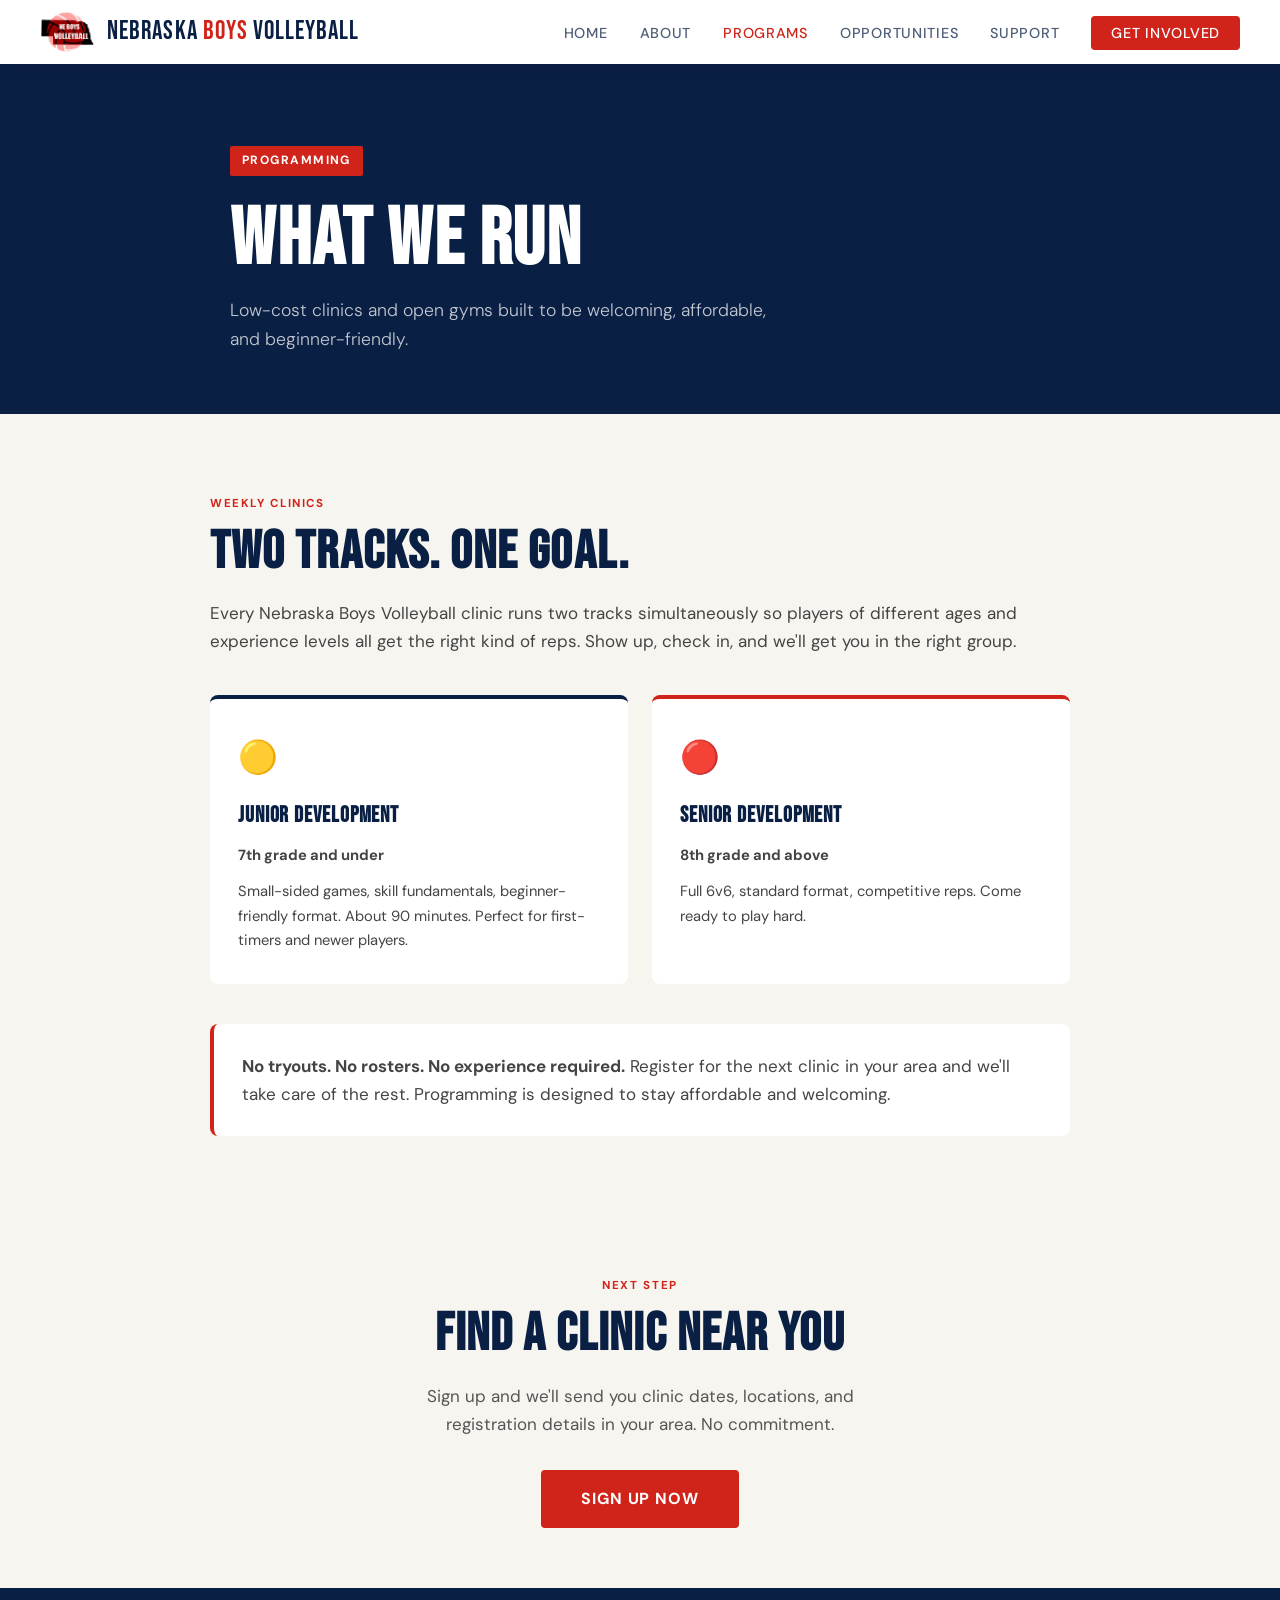
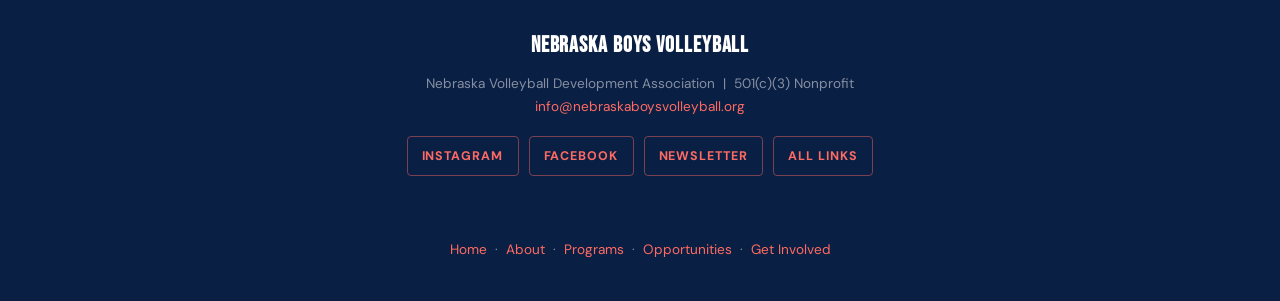
<file: programs.html>
﻿<!DOCTYPE html>
<html lang="en">
<head>
  <!-- Google tag (gtag.js) -->
<script async src="https://www.googletagmanager.com/gtag/js?id=AW-18308226583"></script>
<script>
  window.dataLayer = window.dataLayer || [];
  function gtag(){dataLayer.push(arguments);}
  gtag('js', new Date());

  gtag('config', 'AW-18308226583');
</script>
  <meta charset="UTF-8">
  <meta name="viewport" content="width=device-width, initial-scale=1.0">
  <title>Programs | Nebraska Boys Volleyball</title>
  <meta name="description" content="Nebraska Boys Volleyball runs low-cost youth volleyball clinics and open gyms across Nebraska for boys of all skill levels. Junior and Senior development tracks.">
  <meta name="keywords" content="boys volleyball clinics Nebraska, youth volleyball Nebraska, volleyball clinic Nebraska, affordable youth volleyball Nebraska">
  <meta name="author" content="Nebraska Volleyball Development Association">
  <link rel="canonical" href="https://www.nebraskaboysvolleyball.org/programs.html">

  <meta property="og:type" content="website">
  <meta property="og:url" content="https://www.nebraskaboysvolleyball.org/programs.html">
  <meta property="og:title" content="Programs | Nebraska Boys Volleyball">
  <meta property="og:description" content="Low-cost volleyball clinics across Nebraska. Junior and Senior development tracks. No experience required.">
  <meta property="og:site_name" content="Nebraska Boys Volleyball">

  <meta name="twitter:card" content="summary">
  <meta name="twitter:title" content="Programs | Nebraska Boys Volleyball">
  <meta name="twitter:description" content="Low-cost volleyball clinics across Nebraska. Junior and Senior tracks. No tryouts, no rosters, no experience required.">

  <link rel="icon" type="image/png" sizes="192x192" href="assets/favicon.png">
  <link rel="apple-touch-icon" href="assets/favicon.png">
  <link rel="stylesheet" href="style.css">
</head>
<body>

<nav>
  <a class="nav-brand" href="index.html">
    <img class="nav-logo" src="images/boys_logo_resize.png" alt="Nebraska Boys Volleyball logo">
    <span class="nav-brand-text">Nebraska <span>Boys</span> Volleyball</span>
  </a>
  <button class="nav-toggle" onclick="document.querySelector('.nav-links').classList.toggle('open')" aria-label="Menu">
    <span></span><span></span><span></span>
  </button>
  <ul class="nav-links">
    <li><a href="index.html">Home</a></li>
    <li><a href="about.html">About</a></li>
    <li><a href="programs.html" class="active">Programs</a></li>
    <li><a href="opportunities.html">Opportunities</a></li>
    <li><a href="support.html">Support</a></li>
    <li><a href="get-involved.html" class="nav-cta">Get Involved</a></li>
  </ul>
</nav>

<section class="page-hero">
  <div class="page-hero-inner">
    <div class="hero-tag">Programming</div>
    <h1>What We Run</h1>
    <p>Low-cost clinics and open gyms built to be welcoming, affordable, and beginner-friendly.</p>
  </div>
</section>

<!-- CLINIC FORMAT -->
<section class="section">
  <div class="section-inner">
    <div class="section-label">Weekly Clinics</div>
    <h2>Two Tracks. One Goal.</h2>
    <p>Every Nebraska Boys Volleyball clinic runs two tracks simultaneously so players of different ages and experience levels all get the right kind of reps. Show up, check in, and we'll get you in the right group.</p>

    <div class="card-grid" style="margin-top:40px;">
      <div class="card" style="border-top-color: var(--navy);">
        <div class="card-icon">&#128993;</div>
        <h3>Junior Development</h3>
        <p style="margin-bottom:12px;"><strong>7th grade and under</strong></p>
        <p>Small-sided games, skill fundamentals, beginner-friendly format. About 90 minutes. Perfect for first-timers and newer players.</p>
      </div>
      <div class="card" style="border-top-color: var(--red);">
        <div class="card-icon">&#128308;</div>
        <h3>Senior Development</h3>
        <p style="margin-bottom:12px;"><strong>8th grade and above</strong></p>
        <p>Full 6v6, standard format, competitive reps. Come ready to play hard.</p>
      </div>
    </div>

    <div style="margin-top:40px; background:var(--white); border-radius:8px; padding:28px; border-left:4px solid var(--red);">
      <p><strong>No tryouts. No rosters. No experience required.</strong> Register for the next clinic in your area and we'll take care of the rest. Programming is designed to stay affordable and welcoming.</p>
    </div>
  </div>
</section>

<!-- CTA -->
<section class="section" style="text-align:center; padding-top:60px; padding-bottom:60px;">
  <div class="section-inner">
    <div class="section-label">Next Step</div>
    <h2>Find a Clinic Near You</h2>
    <p style="max-width:480px; margin: 12px auto 32px; color:#555;">Sign up and we'll send you clinic dates, locations, and registration details in your area. No commitment.</p>
    <a href="get-involved.html" class="btn btn-primary" style="font-size:1rem; padding:16px 40px;">Sign Up Now</a>
  </div>
</section>

<footer>
  <strong>Nebraska Boys Volleyball</strong>
  Nebraska Volleyball Development Association &nbsp;|&nbsp; 501(c)(3) Nonprofit<br>
  <a href="mailto:info@nebraskaboysvolleyball.org">info@nebraskaboysvolleyball.org</a>
  <div class="social-links" aria-label="Nebraska Boys Volleyball social links">
    <a href="https://www.instagram.com/ne.boys.vb" target="_blank" rel="noopener">Instagram</a>
    <a href="https://www.facebook.com/profile.php?id=61557560480954" target="_blank" rel="noopener">Facebook</a>
    <a href="https://nebraskaboysvolleyball.eo.page/n464w"   rel="noopener">Newsletter</a>
    <a href="https://linktr.ee/neboyshsvb" target="_blank" rel="noopener">All Links</a>
  </div>  <br><br>
  <a href="index.html">Home</a> &nbsp;&middot;&nbsp; <a href="about.html">About</a> &nbsp;&middot;&nbsp; <a href="programs.html">Programs</a> &nbsp;&middot;&nbsp; <a href="opportunities.html">Opportunities</a> &nbsp;&middot;&nbsp; <a href="get-involved.html">Get Involved</a>
</footer>

</body>
</html>
</file>
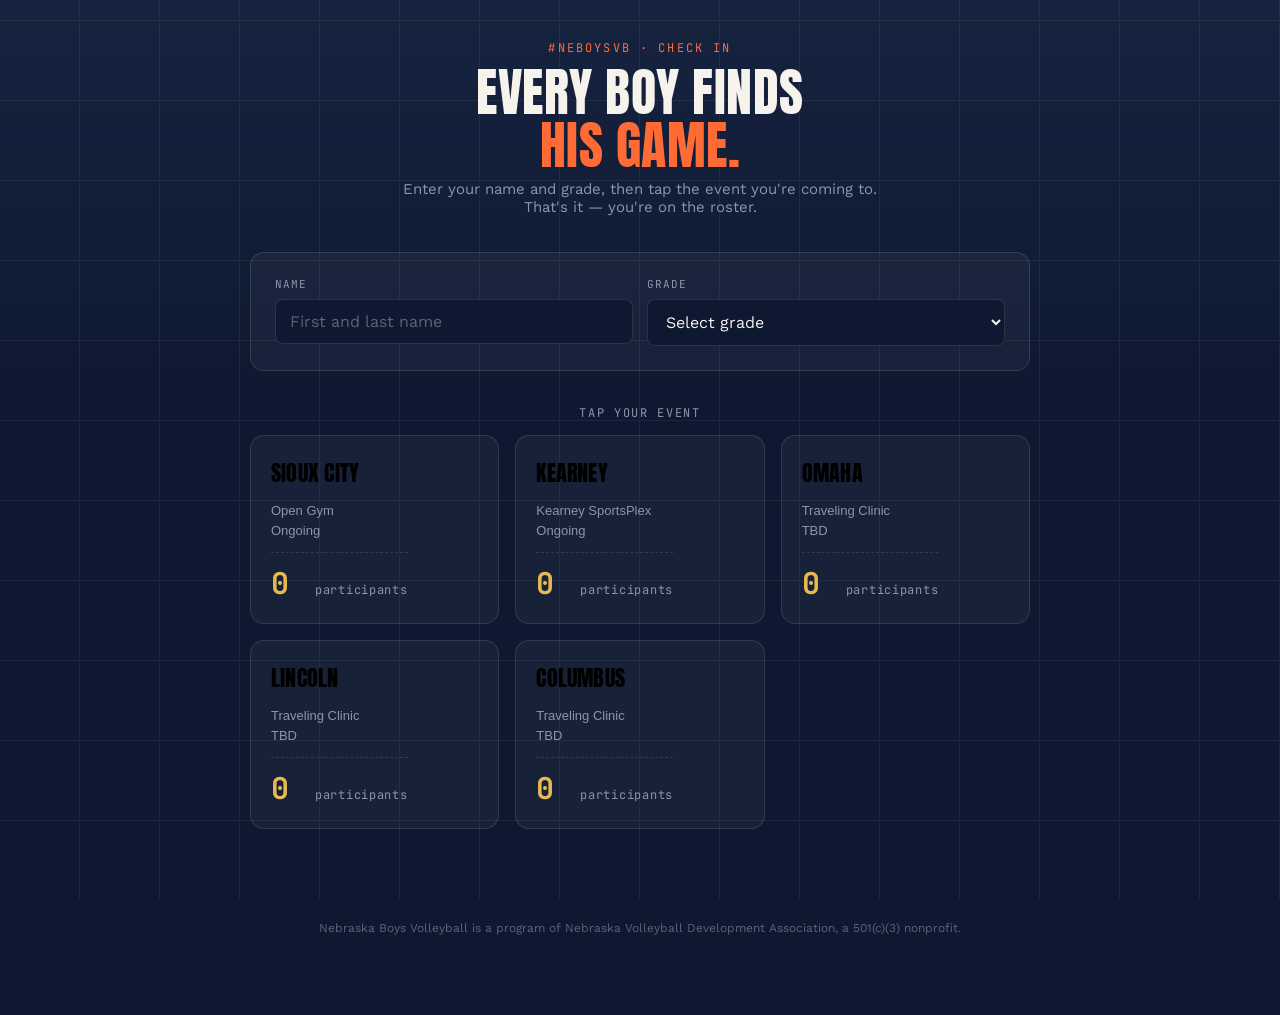
<file: rsvp.html>
<!DOCTYPE html>
<html lang="en">
<head>
  <!-- Google tag (gtag.js) -->
<script async src="https://www.googletagmanager.com/gtag/js?id=AW-18308226583"></script>
<script>
  window.dataLayer = window.dataLayer || [];
  function gtag(){dataLayer.push(arguments);}
  gtag('js', new Date());

  gtag('config', 'AW-18308226583');
</script>
<meta charset="UTF-8">
<meta name="viewport" content="width=device-width, initial-scale=1.0">
<title>Nebraska Boys Volleyball — Event Check-In</title>
<link rel="preconnect" href="https://fonts.googleapis.com">
<link rel="preconnect" href="https://fonts.gstatic.com" crossorigin>
<link href="https://fonts.googleapis.com/css2?family=Anton&family=Work+Sans:wght@400;500;600;700&family=JetBrains+Mono:wght@500;700&display=swap" rel="stylesheet">
<style>
  :root{
    --navy: #16233F;
    --navy-deep: #0E1830;
    --orange: #FF6B35;
    --gold: #E8B94E;
    --chalk: #F5F3EC;
    --slate: #8B96AC;
    --green: #4C9A6A;
    --line: rgba(245,243,236,0.12);
  }
  *{box-sizing:border-box;}
  html,body{margin:0;padding:0;}
  body{
    background: var(--navy-deep);
    background-image:
      linear-gradient(180deg, var(--navy) 0%, var(--navy-deep) 420px);
    color: var(--chalk);
    font-family: 'Work Sans', sans-serif;
    min-height:100vh;
    -webkit-font-smoothing:antialiased;
  }
  .court-lines{
    position:fixed; inset:0; pointer-events:none; z-index:0; opacity:0.06;
    background-image:
      repeating-linear-gradient(0deg, transparent 0 79px, var(--chalk) 79px 80px),
      repeating-linear-gradient(90deg, transparent 0 79px, var(--chalk) 79px 80px);
  }
  .wrap{ position:relative; z-index:1; max-width:820px; margin:0 auto; padding: 40px 20px 80px; }

  header{ text-align:center; margin-bottom: 36px; }
  .eyebrow{
    font-family:'JetBrains Mono', monospace; font-size:12px; letter-spacing:0.18em;
    color: var(--orange); text-transform:uppercase; margin-bottom:10px;
  }
  h1{
    font-family:'Anton', sans-serif; font-weight:400; letter-spacing:0.01em;
    font-size: clamp(32px, 7vw, 52px); line-height:1.02; margin:0 0 8px;
    text-transform:uppercase;
  }
  h1 span{ color: var(--orange); }
  .sub{ color: var(--slate); font-size:15px; max-width:480px; margin:0 auto; }

  .card{
    background: rgba(245,243,236,0.04);
    border:1px solid var(--line);
    border-radius:14px;
    padding: 24px;
    margin-bottom: 22px;
  }

  .field-row{ display:flex; gap:14px; flex-wrap:wrap; }
  .field{ flex:1 1 200px; }
  label{
    display:block; font-family:'JetBrains Mono', monospace; font-size:11px;
    letter-spacing:0.1em; text-transform:uppercase; color: var(--slate); margin-bottom:8px;
  }
  input, select{
    width:100%; background: var(--navy-deep); border:1px solid var(--line);
    color: var(--chalk); font-family:'Work Sans', sans-serif; font-size:16px;
    padding: 12px 14px; border-radius:8px; outline:none;
    transition: border-color 0.15s;
  }
  input:focus, select:focus{ border-color: var(--orange); }
  input::placeholder{ color:#5b6478; }

  .section-label{
    font-family:'JetBrains Mono', monospace; font-size:12px; letter-spacing:0.14em;
    text-transform:uppercase; color: var(--slate); margin: 34px 0 14px; text-align:center;
  }

  .events{ display:grid; grid-template-columns: repeat(auto-fit, minmax(240px,1fr)); gap:16px; }

  .event-card{
    background: rgba(245,243,236,0.04);
    border:1px solid var(--line);
    border-radius:14px;
    padding: 20px;
    display:flex; flex-direction:column; gap:12px;
    cursor:pointer;
    transition: border-color 0.15s, transform 0.1s, background 0.15s;
    position:relative;
    text-align:left;
  }
  .event-card:hover{ border-color: rgba(255,107,53,0.5); transform: translateY(-2px); }
  .event-card:active{ transform: translateY(0px) scale(0.99); }
  .event-card.checked-in{ border-color: var(--green); background: rgba(76,154,106,0.08); }
  .event-card:disabled{ cursor:not-allowed; opacity:0.6; }

  .event-city{ font-family:'Anton', sans-serif; font-size:22px; text-transform:uppercase; letter-spacing:0.01em; }
  .event-meta{ font-size:13px; color: var(--slate); line-height:1.5; }

  .scoreboard{
    display:flex; align-items:baseline; gap:8px; margin-top:auto; padding-top:10px;
    border-top:1px dashed var(--line);
  }
  .count{
    font-family:'JetBrains Mono', monospace; font-weight:700; font-size:30px;
    color: var(--gold); min-width: 1.2em; display:inline-block;
    transition: transform 0.25s ease;
  }
  .count.bump{ transform: scale(1.3); color: var(--orange); }
  .count-label{ font-size:12px; color: var(--slate); font-family:'JetBrains Mono', monospace; letter-spacing:0.06em; }

  .tag{
    position:absolute; top:14px; right:14px; font-family:'JetBrains Mono', monospace;
    font-size:10px; letter-spacing:0.08em; text-transform:uppercase;
    background: var(--green); color: var(--navy-deep); padding:3px 8px; border-radius:20px;
    display:none;
  }
  .event-card.checked-in .tag{ display:inline-block; }

  .status{
    text-align:center; font-family:'JetBrains Mono', monospace; font-size:13px;
    color: var(--slate); margin-top:22px; min-height: 20px;
  }
  .status.ok{ color: var(--green); }
  .status.err{ color: var(--orange); }

  footer{ text-align:center; margin-top:50px; color:#5b6478; font-size:12px; }
</style>
</head>
<body>
<div class="court-lines"></div>
<div class="wrap">

  <header>
    <div class="eyebrow">#NEBoysVB &middot; Check In</div>
    <h1>Every Boy Finds<br><span>His Game.</span></h1>
    <p class="sub">Enter your name and grade, then tap the event you're coming to. That's it — you're on the roster.</p>
  </header>

  <div class="card">
    <div class="field-row">
      <div class="field">
        <label for="playerName">Name</label>
        <input id="playerName" type="text" placeholder="First and last name" autocomplete="name">
      </div>
      <div class="field">
        <label for="playerGrade">Grade</label>
        <select id="playerGrade">
          <option value="">Select grade</option>
          <option>3rd</option><option>4th</option><option>5th</option>
          <option>6th</option><option>7th</option><option>8th</option>
          <option>9th</option><option>10th</option><option>11th</option><option>12th</option>
        </select>
      </div>
    </div>
  </div>

  <div class="section-label">Tap Your Event</div>

  <div class="events" id="eventsGrid"></div>

  <div class="status" id="status"></div>

  <footer>Nebraska Boys Volleyball is a program of Nebraska Volleyball Development Association, a 501(c)(3) nonprofit.</footer>
</div>

<script>
  // ── CONFIG ────────────────────────────────────────────────────────────
  // Paste your deployed Apps Script Web App URL here (see setup guide).
  const GAS_URL = "PASTE_YOUR_GOOGLE_APPS_SCRIPT_WEB_APP_URL_HERE";

  // Edit this list to match your real events. "id" must be unique and stable.
  const EVENTS = [
    { id: "sioux-city-open-gym", city: "Sioux City", venue: "Open Gym", date: "Ongoing" },
    { id: "kearney-open-gym", city: "Kearney", venue: "Kearney SportsPlex", date: "Ongoing" },
    { id: "omaha-clinic", city: "Omaha", venue: "Traveling Clinic", date: "TBD" },
    { id: "lincoln-clinic", city: "Lincoln", venue: "Traveling Clinic", date: "TBD" },
    { id: "columbus-clinic", city: "Columbus", venue: "Traveling Clinic", date: "TBD" },
  ];
  // ──────────────────────────────────────────────────────────────────────

  const grid = document.getElementById('eventsGrid');
  const statusEl = document.getElementById('status');
  const checkedInThisSession = new Set();
  let countsRequestId = 0;

  function render(counts) {
    grid.innerHTML = '';
    EVENTS.forEach(ev => {
      const n = (counts && counts[ev.id]) || 0;
      const btn = document.createElement('button');
      btn.className = 'event-card' + (checkedInThisSession.has(ev.id) ? ' checked-in' : '');
      btn.dataset.eventId = ev.id;
      btn.innerHTML = `
        <span class="tag">You're in</span>
        <div class="event-city">${ev.city}</div>
        <div class="event-meta">${ev.venue}<br>${ev.date}</div>
        <div class="scoreboard">
          <span class="count" data-count>${n}</span>
          <span class="count-label">participant${n === 1 ? '' : 's'}</span>
        </div>`;
      btn.addEventListener('click', () => checkIn(ev, btn));
      grid.appendChild(btn);
    });
  }

  function bump(btn) {
    const countEl = btn.querySelector('[data-count]');
    const label = btn.querySelector('.count-label');
    const newVal = parseInt(countEl.textContent, 10) + 1;
    countEl.textContent = newVal;
    label.textContent = `participant${newVal === 1 ? '' : 's'}`;
    countEl.classList.add('bump');
    setTimeout(() => countEl.classList.remove('bump'), 250);
  }

  async function checkIn(ev, btn) {
    const name = document.getElementById('playerName').value.trim();
    const grade = document.getElementById('playerGrade').value;

    if (!name || !grade) {
      statusEl.textContent = 'Enter your name and grade first.';
      statusEl.className = 'status err';
      document.getElementById('playerName').focus();
      return;
    }
    if (checkedInThisSession.has(ev.id)) {
      statusEl.textContent = `You're already checked in to ${ev.city}.`;
      statusEl.className = 'status';
      return;
    }
    if (GAS_URL.includes('PASTE_YOUR')) {
      statusEl.textContent = 'Backend not connected yet — see setup guide in the code comments.';
      statusEl.className = 'status err';
      return;
    }

    btn.disabled = true;
    statusEl.textContent = 'Saving...';
    statusEl.className = 'status';

    try {
      await fetch(GAS_URL, {
        method: 'POST',
        mode: 'no-cors',
        headers: { 'Content-Type': 'text/plain;charset=utf-8' }, // avoids CORS preflight
        body: JSON.stringify({ name, grade, event: ev.id, city: ev.city })
      });
      checkedInThisSession.add(ev.id);
      btn.classList.add('checked-in');
      bump(btn);
      statusEl.textContent = `You're checked in for ${ev.city}. See you there, ${name.split(' ')[0]}!`;
      statusEl.className = 'status ok';
      setTimeout(loadCounts, 1200);
    } catch (err) {
      statusEl.textContent = 'Something went wrong — check your connection and try again.';
      statusEl.className = 'status err';
    } finally {
      btn.disabled = false;
    }
  }

  function loadCountsJsonp() {
    return new Promise((resolve, reject) => {
      const callbackName = `nbvCounts${Date.now()}${countsRequestId++}`;
      const script = document.createElement('script');
      const separator = GAS_URL.includes('?') ? '&' : '?';
      const timeout = window.setTimeout(() => {
        cleanup();
        reject(new Error('Counts request timed out.'));
      }, 10000);

      function cleanup() {
        window.clearTimeout(timeout);
        delete window[callbackName];
        script.remove();
      }

      window[callbackName] = counts => {
        cleanup();
        resolve(counts || {});
      };

      script.onerror = () => {
        cleanup();
        reject(new Error('Counts request failed.'));
      };
      script.src = `${GAS_URL}${separator}callback=${encodeURIComponent(callbackName)}`;
      document.body.appendChild(script);
    });
  }

  async function loadCounts() {
    if (GAS_URL.includes('PASTE_YOUR')) { render({}); return; }
    try {
      const counts = await loadCountsJsonp();
      render(counts);
    } catch (err) {
      render({});
    }
  }

  loadCounts();
</script>
</body>
</html>
</file>
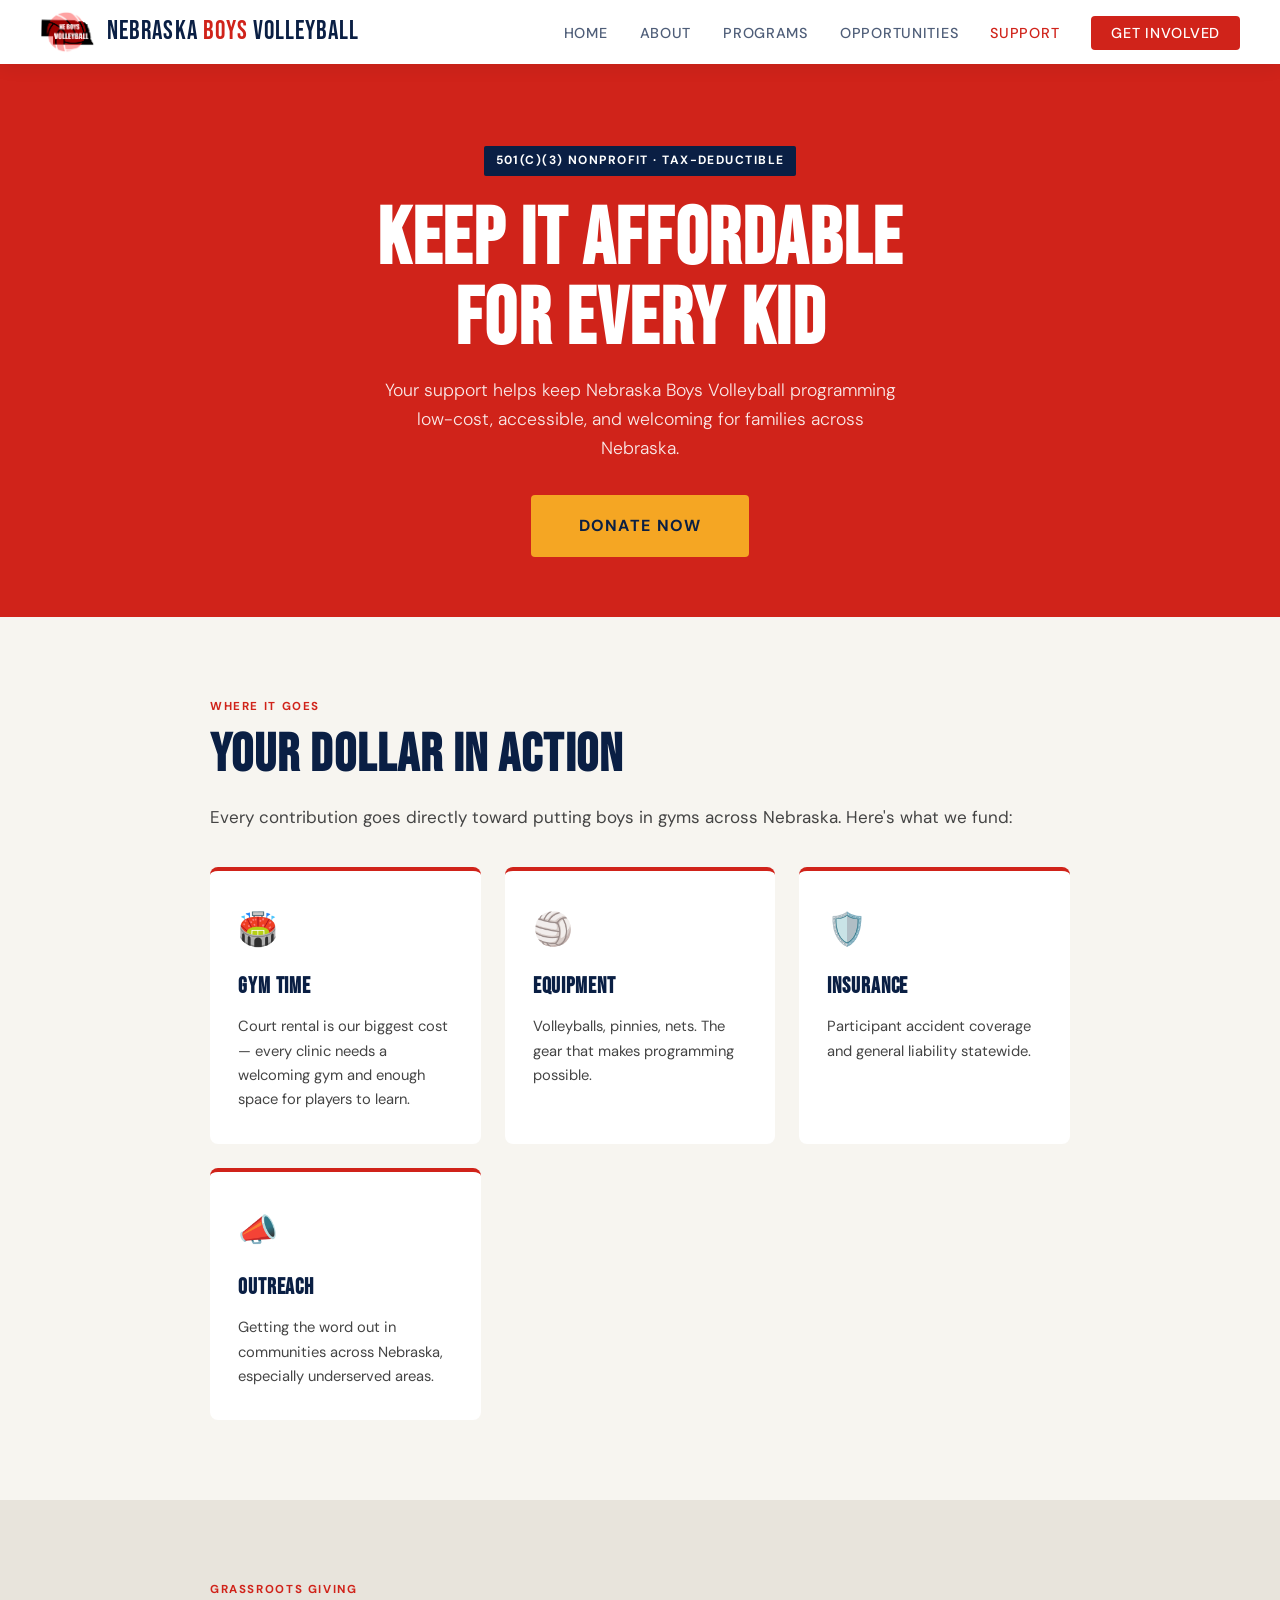
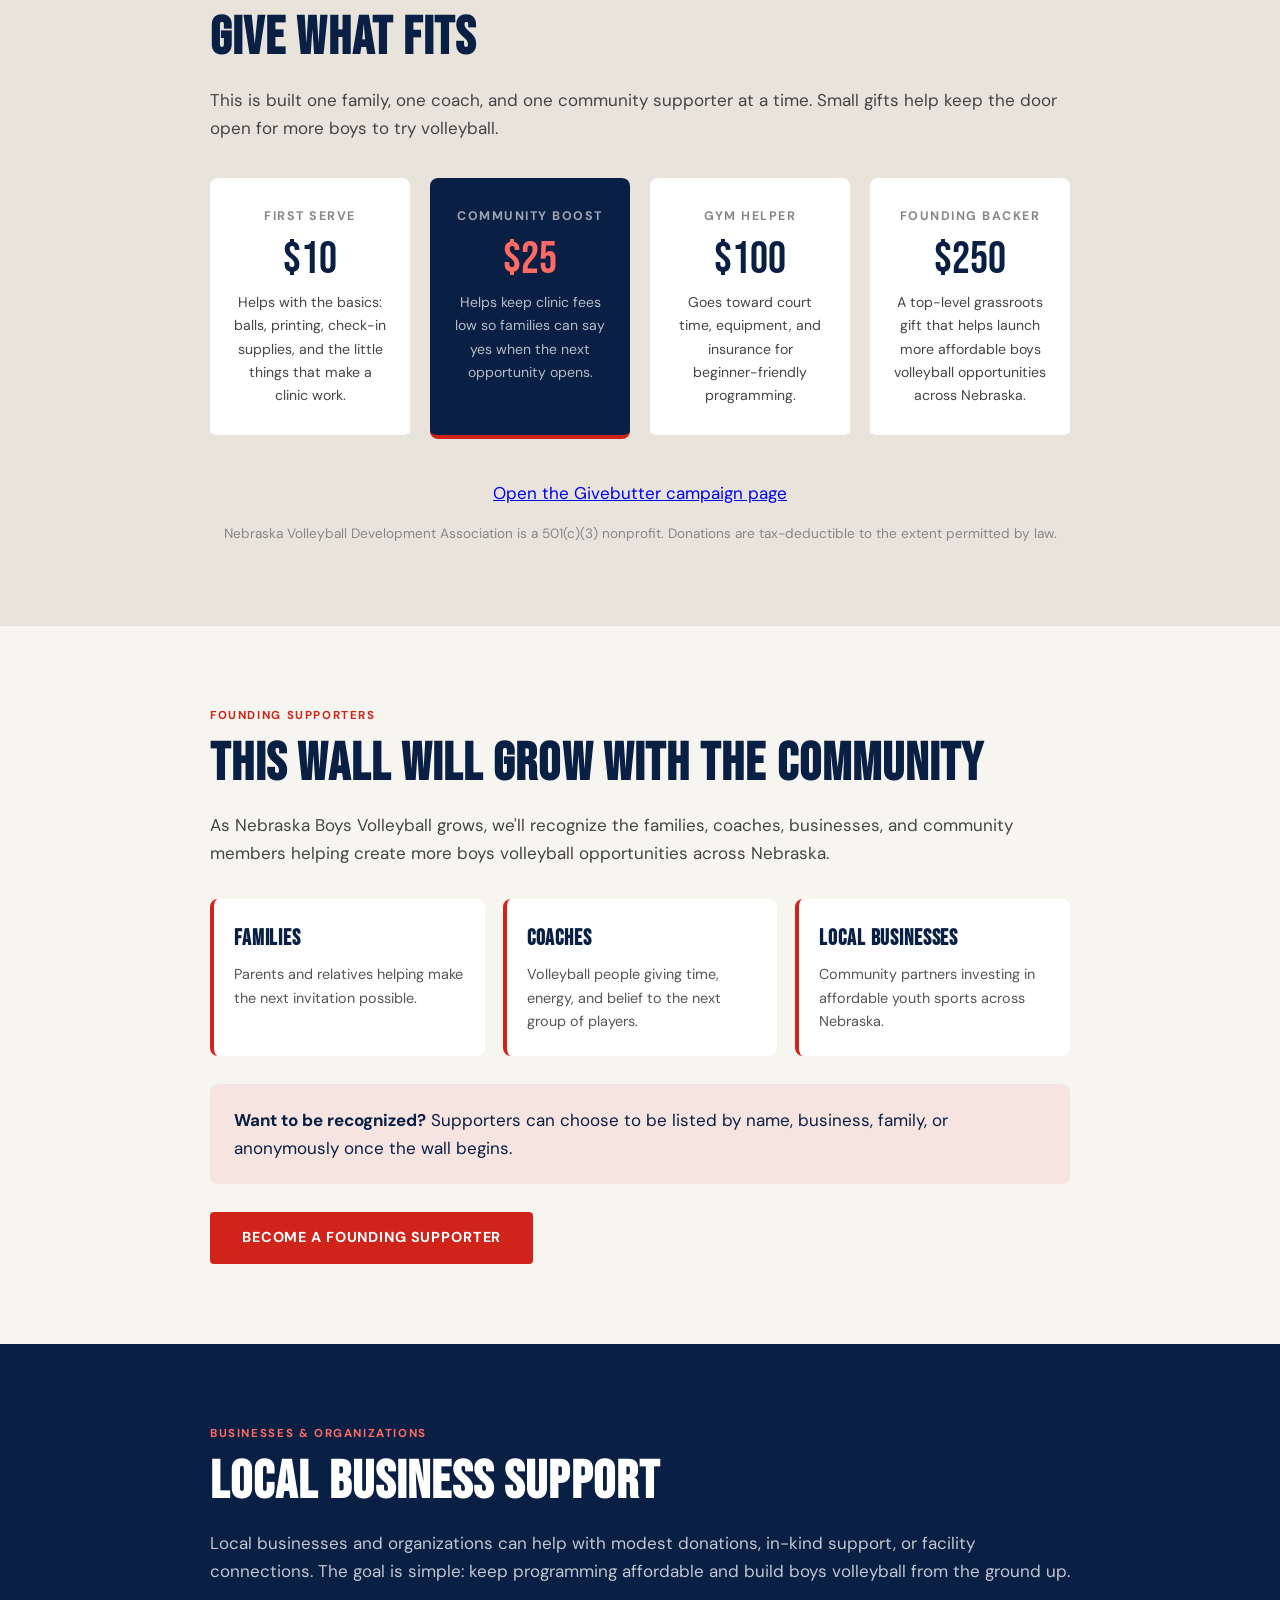
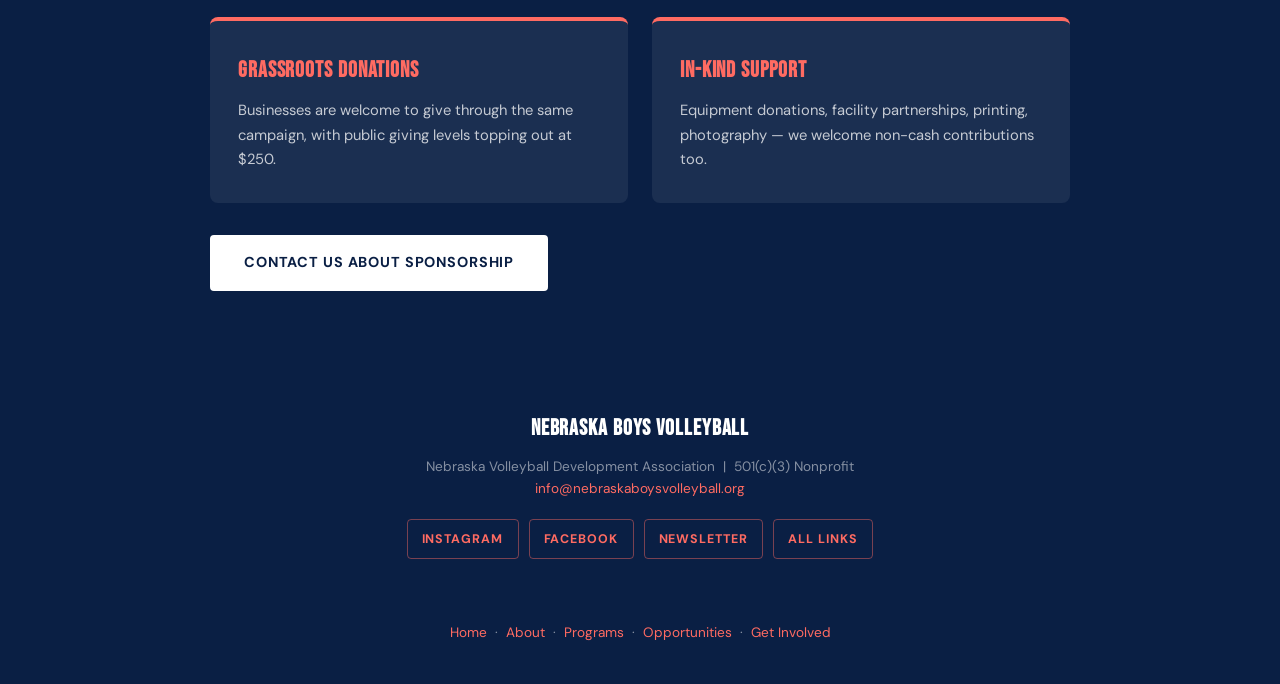
<file: support.html>
﻿<!DOCTYPE html>
<html lang="en">
<head>
  <!-- Google tag (gtag.js) -->
<script async src="https://www.googletagmanager.com/gtag/js?id=AW-18308226583"></script>
<script>
  window.dataLayer = window.dataLayer || [];
  function gtag(){dataLayer.push(arguments);}
  gtag('js', new Date());

  gtag('config', 'AW-18308226583');
</script>
  <meta charset="UTF-8">
  <meta name="viewport" content="width=device-width, initial-scale=1.0">
  <title>Support Us | Nebraska Boys Volleyball</title>
  <meta name="description" content="Support Nebraska Boys Volleyball. Your contribution keeps programming affordable and accessible for kids in Nebraska. 501(c)(3) nonprofit &mdash; donations are tax-deductible.">
  <meta name="keywords" content="donate Nebraska Boys Volleyball, support youth volleyball Nebraska, youth sports nonprofit donation Nebraska, 501c3 volleyball Nebraska">
  <meta name="author" content="Nebraska Volleyball Development Association">
  <link rel="canonical" href="https://www.nebraskaboysvolleyball.org/support.html">

  <meta property="og:type" content="website">
  <meta property="og:url" content="https://www.nebraskaboysvolleyball.org/support.html">
  <meta property="og:title" content="Support Nebraska Boys Volleyball">
  <meta property="og:description" content="Your contribution keeps programming affordable and accessible for kids in Nebraska. 501(c)(3) nonprofit &mdash; donations are tax-deductible.">
  <meta property="og:site_name" content="Nebraska Boys Volleyball">

  <meta name="twitter:card" content="summary">
  <meta name="twitter:title" content="Support Nebraska Boys Volleyball">
  <meta name="twitter:description" content="Keep volleyball affordable for Nebraska boys. 501(c)(3) nonprofit. Tax-deductible donations.">

  <link rel="icon" type="image/png" sizes="192x192" href="assets/favicon.png">
  <link rel="apple-touch-icon" href="assets/favicon.png">
  <link rel="stylesheet" href="style.css">
  <script async src="https://widgets.givebutter.com/latest.umd.cjs?acct=uprJYWnZeFFDd8ZT&p=other"></script>
</head>
<body>

<nav>
  <a class="nav-brand" href="index.html">
    <img class="nav-logo" src="images/boys_logo_resize.png" alt="Nebraska Boys Volleyball logo">
    <span class="nav-brand-text">Nebraska <span>Boys</span> Volleyball</span>
  </a>
  <button class="nav-toggle" onclick="document.querySelector('.nav-links').classList.toggle('open')" aria-label="Menu">
    <span></span><span></span><span></span>
  </button>
  <ul class="nav-links">
    <li><a href="index.html">Home</a></li>
    <li><a href="about.html">About</a></li>
    <li><a href="programs.html">Programs</a></li>
    <li><a href="opportunities.html">Opportunities</a></li>
    <li><a href="support.html" class="active">Support</a></li>
    <li><a href="get-involved.html" class="nav-cta">Get Involved</a></li>
  </ul>
</nav>

<!-- SUPPORT HERO -->
<div class="support-hero">
  <div class="hero-tag" style="background: var(--navy);">501(c)(3) Nonprofit &middot; Tax-Deductible</div>
  <h1>Keep It Affordable<br>for Every Kid</h1>
  <p>Your support helps keep Nebraska Boys Volleyball programming low-cost, accessible, and welcoming for families across Nebraska.</p>
  <!-- Conversion tracking note: set the donation platform's return/thank-you URL to thank-you-donation.html after a completed gift. -->
  <a href="https://givebutter.com/support-nebraska-boys-volleyball" class="donate-btn" target="_blank" rel="noopener">Donate Now</a>
</div>

<!-- HOW MONEY IS USED -->
<section class="section">
  <div class="section-inner">
    <div class="section-label">Where It Goes</div>
    <h2>Your Dollar in Action</h2>
    <p>Every contribution goes directly toward putting boys in gyms across Nebraska. Here's what we fund:</p>

    <div class="card-grid" style="margin-top:36px;">
      <div class="card">
        <div class="card-icon">&#127967;&#65039;</div>
        <h3>Gym Time</h3>
        <p>Court rental is our biggest cost &mdash; every clinic needs a welcoming gym and enough space for players to learn.</p>
      </div>
      <div class="card">
        <div class="card-icon">&#127952;</div>
        <h3>Equipment</h3>
        <p>Volleyballs, pinnies, nets. The gear that makes programming possible.</p>
      </div>
      <div class="card">
        <div class="card-icon">&#128737;&#65039;</div>
        <h3>Insurance</h3>
        <p>Participant accident coverage and general liability statewide.</p>
      </div>
      <div class="card">
        <div class="card-icon">&#128227;</div>
        <h3>Outreach</h3>
        <p>Getting the word out in communities across Nebraska, especially underserved areas.</p>
      </div>
    </div>
  </div>
</section>

<!-- GRASSROOTS GIVING -->
<section class="section" style="background: var(--light-gray);">
  <div class="section-inner">
    <div class="section-label">Grassroots Giving</div>
    <h2>Give What Fits</h2>
    <p>This is built one family, one coach, and one community supporter at a time. Small gifts help keep the door open for more boys to try volleyball.</p>

    <div class="tier-grid" style="margin-top:36px;">
      <div class="tier-card">
        <span class="tier-name">First Serve</span>
        <div class="tier-amount">$10</div>
        <p class="tier-desc">Helps with the basics: balls, printing, check-in supplies, and the little things that make a clinic work.</p>
      </div>
      <div class="tier-card featured">
        <span class="tier-name">Community Boost</span>
        <div class="tier-amount">$25</div>
        <p class="tier-desc">Helps keep clinic fees low so families can say yes when the next opportunity opens.</p>
      </div>
      <div class="tier-card">
        <span class="tier-name">Gym Helper</span>
        <div class="tier-amount">$100</div>
        <p class="tier-desc">Goes toward court time, equipment, and insurance for beginner-friendly programming.</p>
      </div>
      <div class="tier-card">
        <span class="tier-name">Founding Backer</span>
        <div class="tier-amount">$250</div>
        <p class="tier-desc">A top-level grassroots gift that helps launch more affordable boys volleyball opportunities across Nebraska.</p>
      </div>
    </div>

    <div class="givebutter-embed">
      <givebutter-widget id="gMYxbP"></givebutter-widget>
    </div>

    <div style="text-align:center; margin-top:28px;">
      <!-- Conversion tracking note: set the donation platform's return/thank-you URL to thank-you-donation.html after a completed gift. -->
      <a href="https://givebutter.com/support-nebraska-boys-volleyball" target="_blank" rel="noopener">Open the Givebutter campaign page</a>
      <p style="margin-top:16px; font-size:0.85rem; color:var(--mid-gray);">Nebraska Volleyball Development Association is a 501(c)(3) nonprofit. Donations are tax-deductible to the extent permitted by law.</p>
    </div>
  </div>
</section>

<!-- FOUNDING SUPPORTERS -->
<section class="section">
  <div class="section-inner">
    <div class="section-label">Founding Supporters</div>
    <h2>This Wall Will Grow With the Community</h2>
    <p>As Nebraska Boys Volleyball grows, we'll recognize the families, coaches, businesses, and community members helping create more boys volleyball opportunities across Nebraska.</p>

    <div class="supporter-wall">
      <div class="supporter-wall-item">
        <h3>Families</h3>
        <p>Parents and relatives helping make the next invitation possible.</p>
      </div>
      <div class="supporter-wall-item">
        <h3>Coaches</h3>
        <p>Volleyball people giving time, energy, and belief to the next group of players.</p>
      </div>
      <div class="supporter-wall-item">
        <h3>Local Businesses</h3>
        <p>Community partners investing in affordable youth sports across Nebraska.</p>
      </div>
    </div>

    <div class="supporter-note">
      <strong>Want to be recognized?</strong> Supporters can choose to be listed by name, business, family, or anonymously once the wall begins.
    </div>

    <div style="margin-top:28px;">
      <a href="https://givebutter.com/support-nebraska-boys-volleyball" class="btn btn-primary" target="_blank" rel="noopener">Become a Founding Supporter</a>
    </div>
  </div>
</section>

<!-- CORPORATE / BUSINESS -->
<section class="section section-alt">
  <div class="section-inner">
    <div class="section-label">Businesses & Organizations</div>
    <h2>Local Business Support</h2>
    <p>Local businesses and organizations can help with modest donations, in-kind support, or facility connections. The goal is simple: keep programming affordable and build boys volleyball from the ground up.</p>

    <div class="card-grid" style="margin-top:32px;">
      <div class="card">
        <h3>Grassroots Donations</h3>
        <p>Businesses are welcome to give through the same campaign, with public giving levels topping out at $250.</p>
      </div>
      <div class="card">
        <h3>In-Kind Support</h3>
        <p>Equipment donations, facility partnerships, printing, photography &mdash; we welcome non-cash contributions too.</p>
      </div>
    </div>

    <div style="margin-top:32px;">
      <a href="mailto:info@nebraskaboysvolleyball.org" class="btn btn-outline">Contact Us About Sponsorship</a>
    </div>
  </div>
</section>

<footer>
  <strong>Nebraska Boys Volleyball</strong>
  Nebraska Volleyball Development Association &nbsp;|&nbsp; 501(c)(3) Nonprofit<br>
  <a href="mailto:info@nebraskaboysvolleyball.org">info@nebraskaboysvolleyball.org</a>
  <div class="social-links" aria-label="Nebraska Boys Volleyball social links">
    <a href="https://www.instagram.com/ne.boys.vb" target="_blank" rel="noopener">Instagram</a>
    <a href="https://www.facebook.com/profile.php?id=61557560480954" target="_blank" rel="noopener">Facebook</a>
    <a href="https://nebraskaboysvolleyball.eo.page/n464w"  rel="noopener">Newsletter</a>
    <a href="https://linktr.ee/neboyshsvb" target="_blank" rel="noopener">All Links</a>
  </div>  <br><br>
  <a href="index.html">Home</a> &nbsp;&middot;&nbsp; <a href="about.html">About</a> &nbsp;&middot;&nbsp; <a href="programs.html">Programs</a> &nbsp;&middot;&nbsp; <a href="opportunities.html">Opportunities</a> &nbsp;&middot;&nbsp; <a href="get-involved.html">Get Involved</a>
</footer>

</body>
</html>
</file>
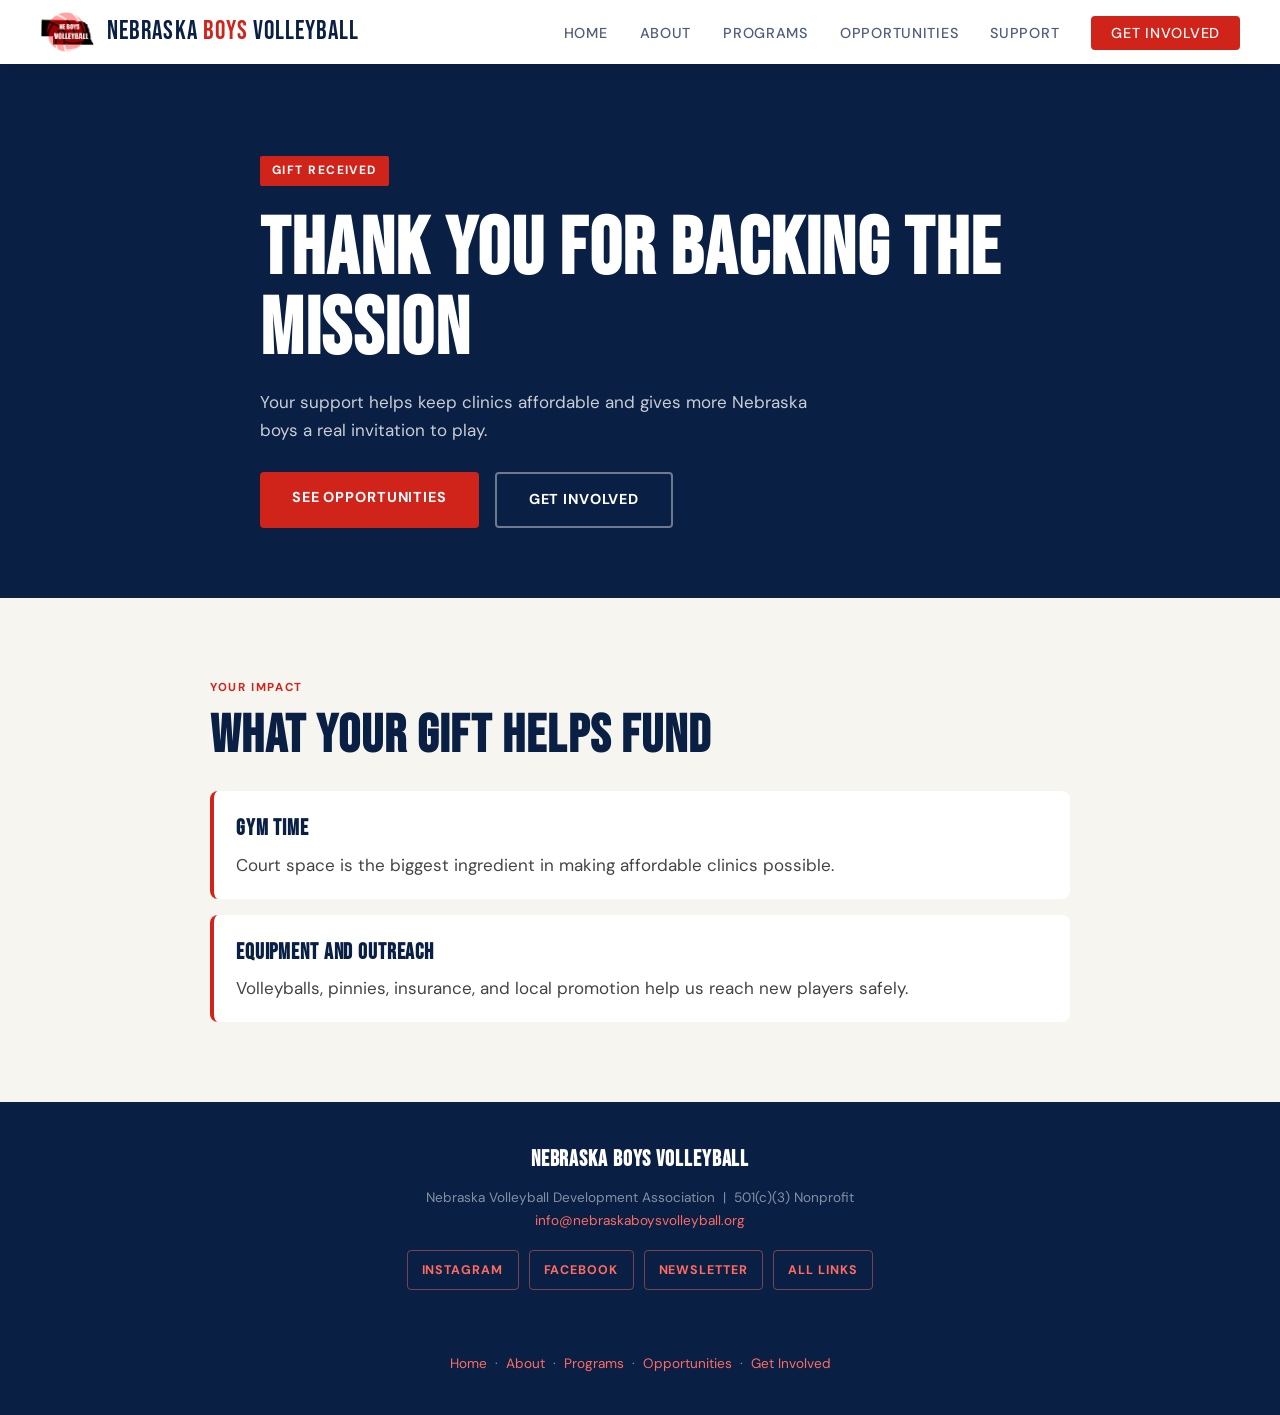
<file: thank-you-donation.html>
﻿<!DOCTYPE html>
<html lang="en">
<head>
  <!-- Google tag (gtag.js) -->
<script async src="https://www.googletagmanager.com/gtag/js?id=AW-18308226583"></script>
<script>
  window.dataLayer = window.dataLayer || [];
  function gtag(){dataLayer.push(arguments);}
  gtag('js', new Date());

  gtag('config', 'AW-18308226583');
</script>
  <meta charset="UTF-8">
  <meta name="viewport" content="width=device-width, initial-scale=1.0">
  <title>Thank You for Supporting Nebraska Boys Volleyball</title>
  <meta name="description" content="Thank you for supporting Nebraska Boys Volleyball.">
  <meta name="robots" content="noindex, follow">
  <link rel="canonical" href="https://www.nebraskaboysvolleyball.org/thank-you-donation.html">
  <link rel="icon" type="image/png" sizes="192x192" href="assets/favicon.png">
  <link rel="apple-touch-icon" href="assets/favicon.png">
  <link rel="stylesheet" href="style.css">
</head>
<body>

<nav>
  <a class="nav-brand" href="index.html">
    <img class="nav-logo" src="images/boys_logo_resize.png" alt="Nebraska Boys Volleyball logo">
    <span class="nav-brand-text">Nebraska <span>Boys</span> Volleyball</span>
  </a>
  <button class="nav-toggle" onclick="document.querySelector('.nav-links').classList.toggle('open')" aria-label="Menu">
    <span></span><span></span><span></span>
  </button>
  <ul class="nav-links">
    <li><a href="index.html">Home</a></li>
    <li><a href="about.html">About</a></li>
    <li><a href="programs.html">Programs</a></li>
    <li><a href="opportunities.html">Opportunities</a></li>
    <li><a href="support.html">Support</a></li>
    <li><a href="get-involved.html" class="nav-cta">Get Involved</a></li>
  </ul>
</nav>

<section class="thank-you-hero">
  <div class="thank-you-inner">
    <div class="hero-tag">Gift received</div>
    <h1>Thank You for Backing the Mission</h1>
    <p>Your support helps keep clinics affordable and gives more Nebraska boys a real invitation to play.</p>
    <div class="btn-row">
      <a href="opportunities.html" class="btn btn-primary">See Opportunities</a>
      <a href="get-involved.html" class="btn btn-outline">Get Involved</a>
    </div>
  </div>
</section>

<section class="section">
  <div class="section-inner">
    <div class="section-label">Your Impact</div>
    <h2>What Your Gift Helps Fund</h2>
    <div class="next-step-list">
      <div class="next-step">
        <h3>Gym Time</h3>
        <p>Court space is the biggest ingredient in making affordable clinics possible.</p>
      </div>
      <div class="next-step">
        <h3>Equipment and Outreach</h3>
        <p>Volleyballs, pinnies, insurance, and local promotion help us reach new players safely.</p>
      </div>
    </div>
  </div>
</section>

<footer>
  <strong>Nebraska Boys Volleyball</strong>
  Nebraska Volleyball Development Association &nbsp;|&nbsp; 501(c)(3) Nonprofit<br>
  <a href="mailto:info@nebraskaboysvolleyball.org">info@nebraskaboysvolleyball.org</a>
  <div class="social-links" aria-label="Nebraska Boys Volleyball social links">
    <a href="https://www.instagram.com/ne.boys.vb" target="_blank" rel="noopener">Instagram</a>
    <a href="https://www.facebook.com/profile.php?id=61557560480954" target="_blank" rel="noopener">Facebook</a>
    <a href="https://nebraskaboysvolleyball.eo.page/n464w" rel="noopener">Newsletter</a>
    <a href="https://linktr.ee/neboyshsvb" target="_blank" rel="noopener">All Links</a>
  </div>  <br><br>
  <a href="index.html">Home</a> &nbsp;&middot;&nbsp; <a href="about.html">About</a> &nbsp;&middot;&nbsp; <a href="programs.html">Programs</a> &nbsp;&middot;&nbsp; <a href="opportunities.html">Opportunities</a> &nbsp;&middot;&nbsp; <a href="get-involved.html">Get Involved</a>
</footer>

</body>
</html>
</file>
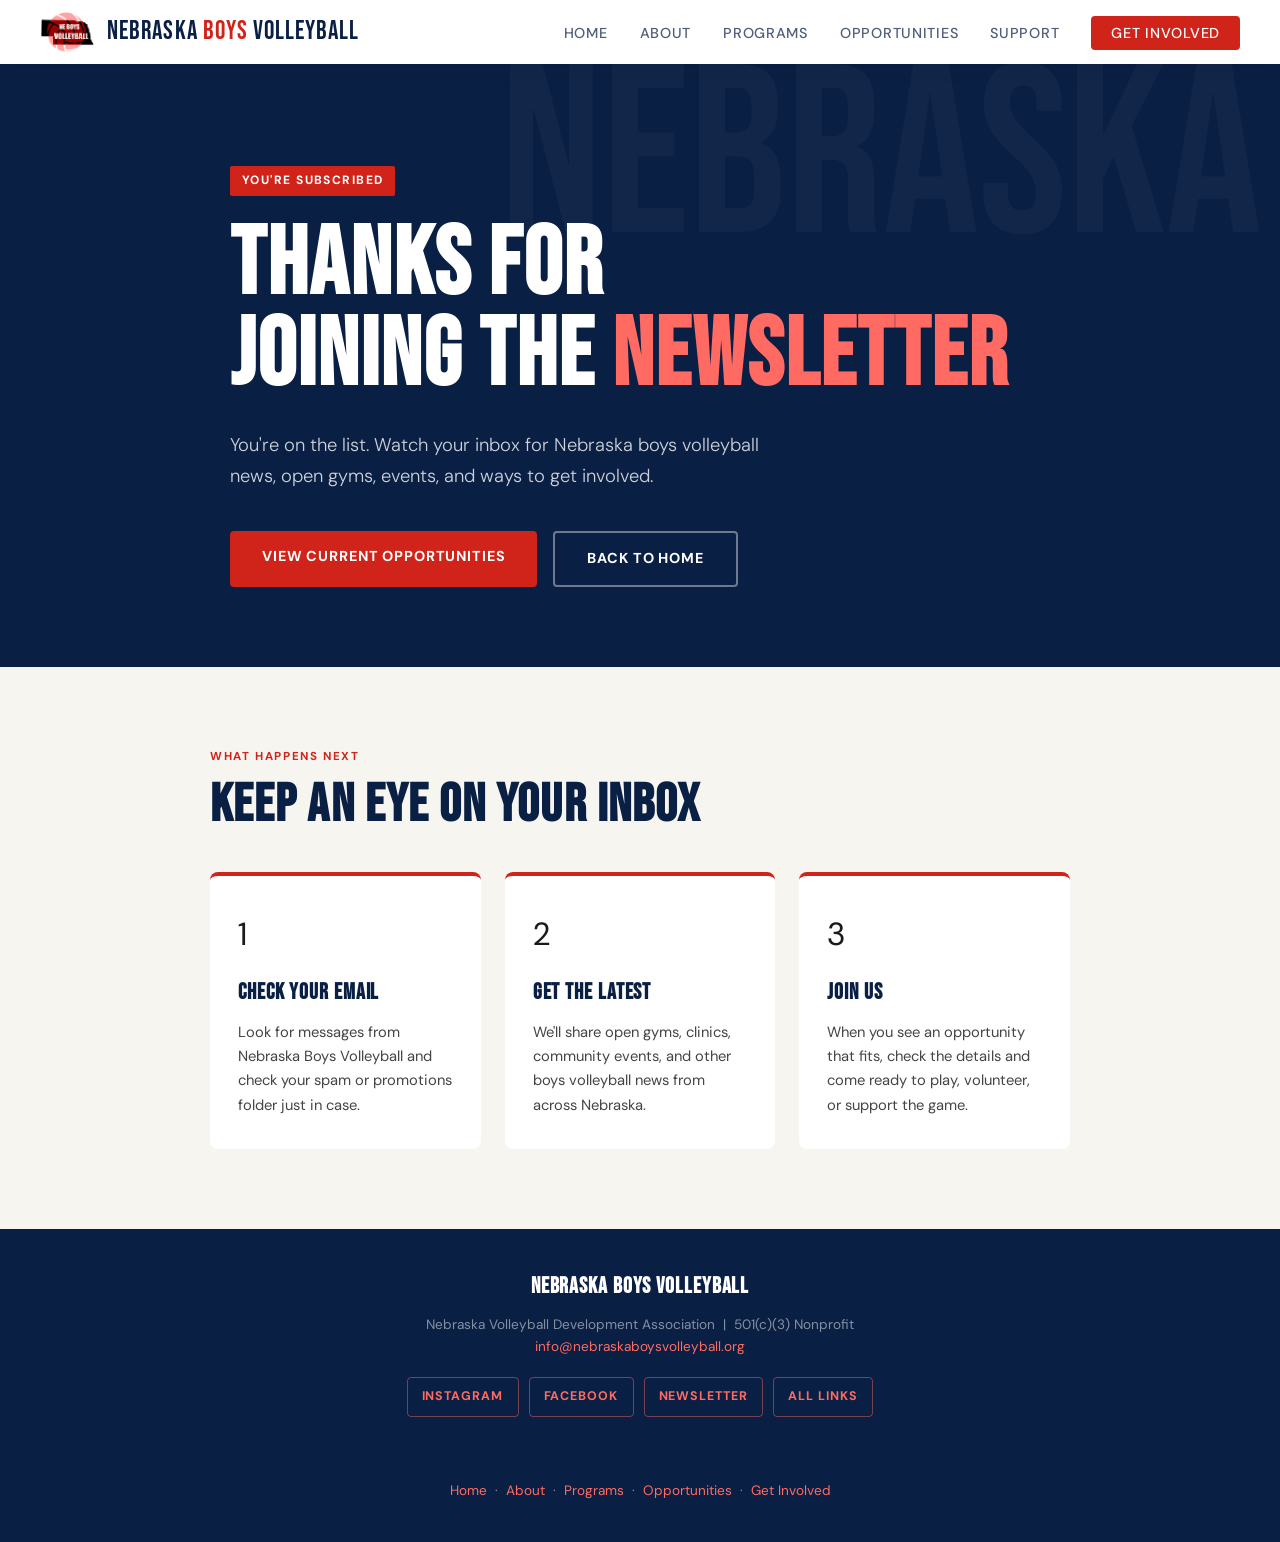
<file: thank-you-newsletter.html>
<!DOCTYPE html>
<html lang="en">
<head>
  <!-- Google tag (gtag.js) -->
  <script async src="https://www.googletagmanager.com/gtag/js?id=AW-18308226583"></script>
  <script>
    window.dataLayer = window.dataLayer || [];
    function gtag(){dataLayer.push(arguments);}
    gtag('js', new Date());

    gtag('config', 'AW-18308226583');
  </script>
  <!-- Event snippet for Sign-up newletter conversion page -->
  <script>
    gtag('event', 'conversion', {'send_to': 'AW-18308226583/kgMZCNuupdkcEJe8hZpE'});
  </script>

  <meta charset="UTF-8">
  <meta name="viewport" content="width=device-width, initial-scale=1.0">
  <title>Thanks for Subscribing | Nebraska Boys Volleyball</title>
  <meta name="description" content="Thanks for subscribing to the Nebraska Boys Volleyball newsletter. Watch your inbox for news, events, and opportunities.">
  <meta name="robots" content="noindex">
  <link rel="canonical" href="https://www.nebraskaboysvolleyball.org/thank-you-newsletter.html">

  <link rel="icon" type="image/png" sizes="192x192" href="assets/favicon.png">
  <link rel="apple-touch-icon" href="assets/favicon.png">
  <link rel="stylesheet" href="style.css">
</head>
<body>

<nav>
  <a class="nav-brand" href="index.html">
    <img class="nav-logo" src="images/boys_logo_resize.png" alt="Nebraska Boys Volleyball logo">
    <span class="nav-brand-text">Nebraska <span>Boys</span> Volleyball</span>
  </a>
  <button class="nav-toggle" onclick="document.querySelector('.nav-links').classList.toggle('open')" aria-label="Menu">
    <span></span><span></span><span></span>
  </button>
  <ul class="nav-links">
    <li><a href="index.html">Home</a></li>
    <li><a href="about.html">About</a></li>
    <li><a href="programs.html">Programs</a></li>
    <li><a href="opportunities.html">Opportunities</a></li>
    <li><a href="support.html">Support</a></li>
    <li><a href="get-involved.html" class="nav-cta">Get Involved</a></li>
  </ul>
</nav>

<!-- THANK YOU HERO -->
<section class="hero">
  <div class="hero-inner">
    <div class="hero-tag">You're Subscribed</div>
    <h1>Thanks for<br>Joining the <em>Newsletter</em></h1>
    <p>You're on the list. Watch your inbox for Nebraska boys volleyball news, open gyms, events, and ways to get involved.</p>
    <div class="btn-row">
      <a href="opportunities.html" class="btn btn-primary">View Current Opportunities</a>
      <a href="index.html" class="btn btn-outline">Back to Home</a>
    </div>
  </div>
</section>

<!-- WHAT HAPPENS NEXT -->
<section class="section">
  <div class="section-inner">
    <div class="section-label">What Happens Next</div>
    <h2>Keep an Eye on Your Inbox</h2>
    <div class="card-grid">
      <div class="card">
        <div class="card-icon">1</div>
        <h3>Check Your Email</h3>
        <p>Look for messages from Nebraska Boys Volleyball and check your spam or promotions folder just in case.</p>
      </div>
      <div class="card">
        <div class="card-icon">2</div>
        <h3>Get the Latest</h3>
        <p>We'll share open gyms, clinics, community events, and other boys volleyball news from across Nebraska.</p>
      </div>
      <div class="card">
        <div class="card-icon">3</div>
        <h3>Join Us</h3>
        <p>When you see an opportunity that fits, check the details and come ready to play, volunteer, or support the game.</p>
      </div>
    </div>
  </div>
</section>

<footer>
  <strong>Nebraska Boys Volleyball</strong>
  Nebraska Volleyball Development Association &nbsp;|&nbsp; 501(c)(3) Nonprofit<br>
  <a href="mailto:info@nebraskaboysvolleyball.org">info@nebraskaboysvolleyball.org</a>
  <div class="social-links" aria-label="Nebraska Boys Volleyball social links">
    <a href="https://www.instagram.com/ne.boys.vb" target="_blank" rel="noopener">Instagram</a>
    <a href="https://www.facebook.com/profile.php?id=61557560480954" target="_blank" rel="noopener">Facebook</a>
    <a href="https://nebraskaboysvolleyball.eo.page/n464w" rel="noopener">Newsletter</a>
    <a href="https://linktr.ee/neboyshsvb" target="_blank" rel="noopener">All Links</a>
  </div>  <br><br>
  <a href="index.html">Home</a> &nbsp;&middot;&nbsp; <a href="about.html">About</a> &nbsp;&middot;&nbsp; <a href="programs.html">Programs</a> &nbsp;&middot;&nbsp; <a href="opportunities.html">Opportunities</a> &nbsp;&middot;&nbsp; <a href="get-involved.html">Get Involved</a>
</footer>

</body>
</html>
</file>
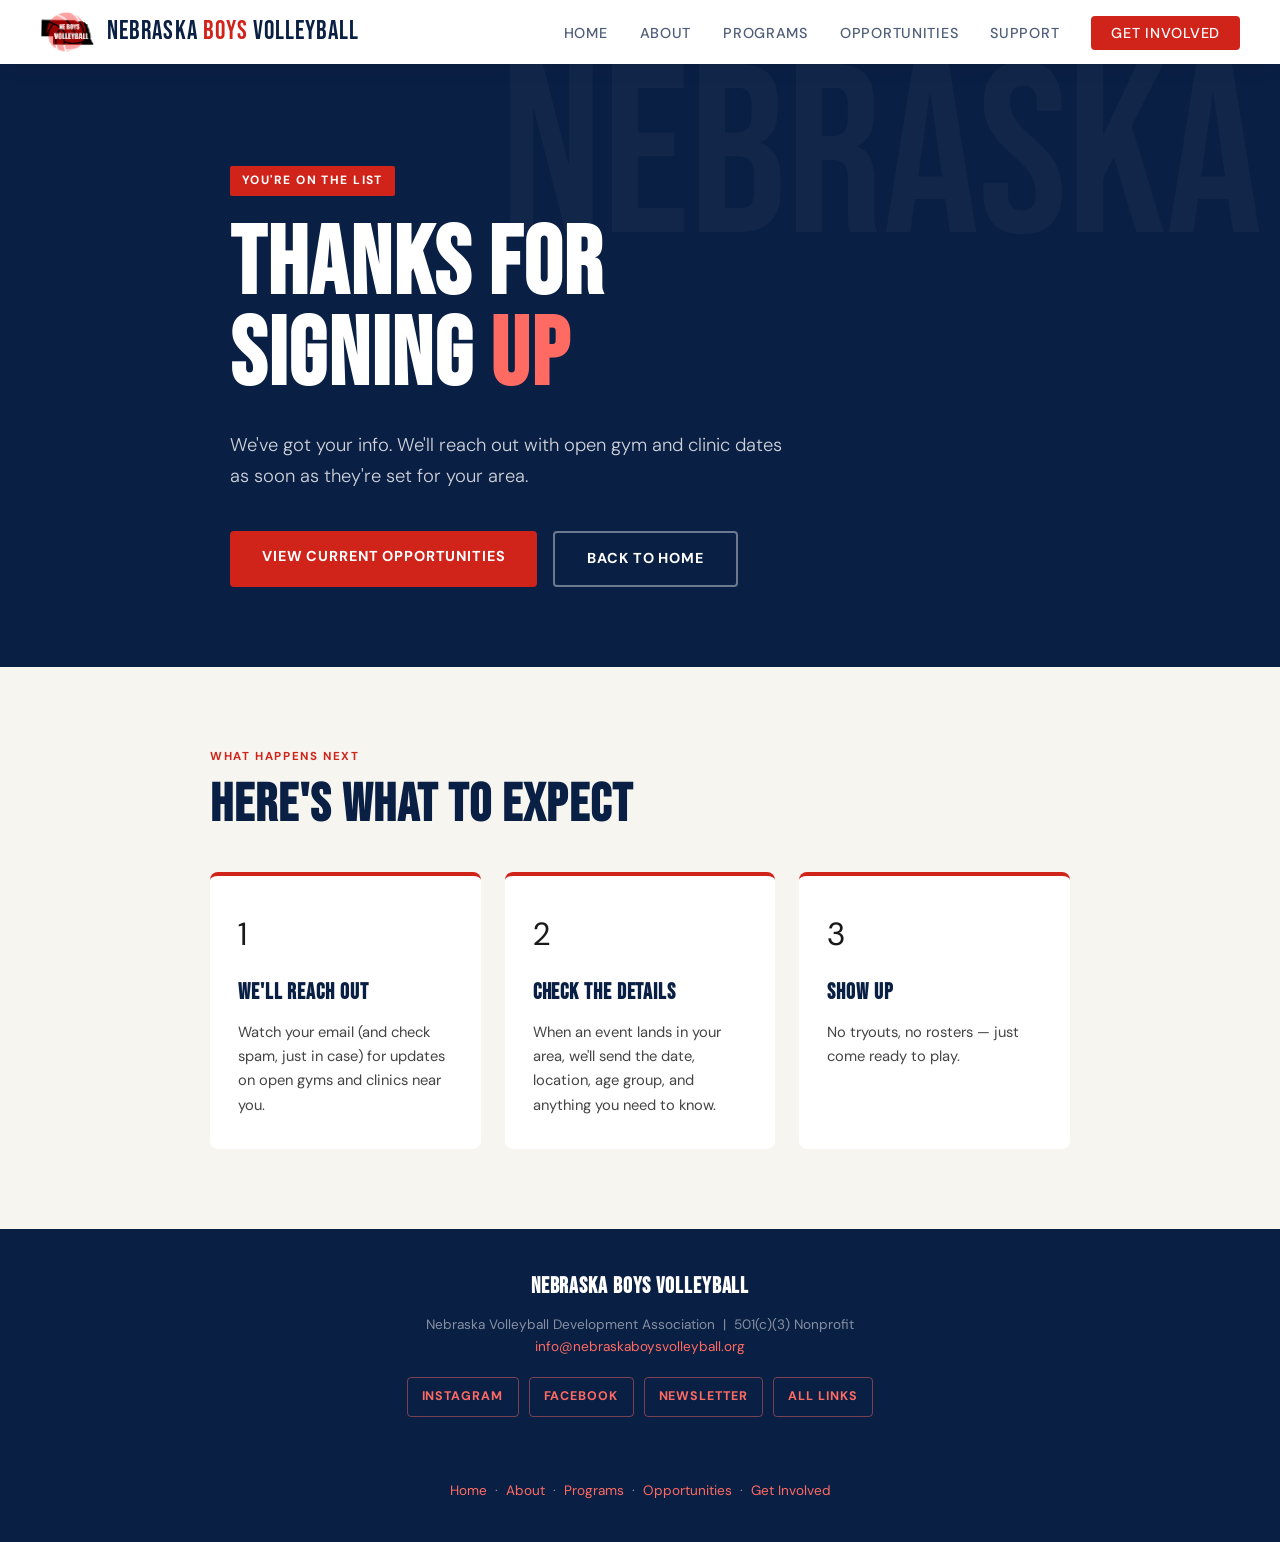
<file: thank-you-signup.html>
﻿<!DOCTYPE html>
<html lang="en">
<head>
  <!-- Google tag (gtag.js) -->
<script async src="https://www.googletagmanager.com/gtag/js?id=AW-18308226583"></script>
<script>
  window.dataLayer = window.dataLayer || [];
  function gtag(){dataLayer.push(arguments);}
  gtag('js', new Date());

  gtag('config', 'AW-18308226583');
</script>
<!-- Event snippet for NBV Signup Form Complete conversion page -->
<script>
  gtag('event', 'conversion', {'send_to': 'AW-18308226583/7KTZCI2lotkcEJe8hZpE'});
</script>

  <meta charset="UTF-8">
  <meta name="viewport" content="width=device-width, initial-scale=1.0">
  <title>Thanks for Signing Up | Nebraska Boys Volleyball</title>
  <meta name="description" content="Thanks for signing up with Nebraska Boys Volleyball. We'll be in touch with open gym and clinic details near you.">
  <meta name="robots" content="noindex">
  <link rel="canonical" href="https://www.nebraskaboysvolleyball.org/thank-you-signup.html">

  <link rel="icon" type="image/png" sizes="192x192" href="assets/favicon.png">
  <link rel="apple-touch-icon" href="assets/favicon.png">
  <link rel="stylesheet" href="style.css">
</head>
<body>

<nav>
  <a class="nav-brand" href="index.html">
    <img class="nav-logo" src="images/boys_logo_resize.png" alt="Nebraska Boys Volleyball logo">
    <span class="nav-brand-text">Nebraska <span>Boys</span> Volleyball</span>
  </a>
  <button class="nav-toggle" onclick="document.querySelector('.nav-links').classList.toggle('open')" aria-label="Menu">
    <span></span><span></span><span></span>
  </button>
  <ul class="nav-links">
    <li><a href="index.html">Home</a></li>
    <li><a href="about.html">About</a></li>
    <li><a href="programs.html">Programs</a></li>
    <li><a href="opportunities.html">Opportunities</a></li>
    <li><a href="support.html">Support</a></li>
    <li><a href="get-involved.html" class="nav-cta">Get Involved</a></li>
  </ul>
</nav>

<!-- THANK YOU HERO -->
<section class="hero">
  <div class="hero-inner">
    <div class="hero-tag">You're On the List</div>
    <h1>Thanks for<br>Signing <em>Up</em></h1>
    <p>We've got your info. We'll reach out with open gym and clinic dates as soon as they're set for your area.</p>
    <div class="btn-row">
      <a href="opportunities.html" class="btn btn-primary">View Current Opportunities</a>
      <a href="index.html" class="btn btn-outline">Back to Home</a>
    </div>
  </div>
</section>

<!-- WHAT HAPPENS NEXT -->
<section class="section">
  <div class="section-inner">
    <div class="section-label">What Happens Next</div>
    <h2>Here's What to Expect</h2>
    <div class="card-grid">
      <div class="card">
        <div class="card-icon">1</div>
        <h3>We'll Reach Out</h3>
        <p>Watch your email (and check spam, just in case) for updates on open gyms and clinics near you.</p>
      </div>
      <div class="card">
        <div class="card-icon">2</div>
        <h3>Check the Details</h3>
        <p>When an event lands in your area, we'll send the date, location, age group, and anything you need to know.</p>
      </div>
      <div class="card">
        <div class="card-icon">3</div>
        <h3>Show Up</h3>
        <p>No tryouts, no rosters &mdash; just come ready to play.</p>
      </div>
    </div>
  </div>
</section>
 

<footer>
  <strong>Nebraska Boys Volleyball</strong>
  Nebraska Volleyball Development Association &nbsp;|&nbsp; 501(c)(3) Nonprofit<br>
  <a href="mailto:info@nebraskaboysvolleyball.org">info@nebraskaboysvolleyball.org</a>
  <div class="social-links" aria-label="Nebraska Boys Volleyball social links">
    <a href="https://www.instagram.com/ne.boys.vb" target="_blank" rel="noopener">Instagram</a>
    <a href="https://www.facebook.com/profile.php?id=61557560480954" target="_blank" rel="noopener">Facebook</a>
    <a href="https://nebraskaboysvolleyball.eo.page/n464w"   rel="noopener">Newsletter</a>
    <a href="https://linktr.ee/neboyshsvb" target="_blank" rel="noopener">All Links</a>
  </div>  <br><br>
  <a href="index.html">Home</a> &nbsp;&middot;&nbsp; <a href="about.html">About</a> &nbsp;&middot;&nbsp; <a href="programs.html">Programs</a> &nbsp;&middot;&nbsp; <a href="opportunities.html">Opportunities</a> &nbsp;&middot;&nbsp; <a href="get-involved.html">Get Involved</a>
</footer>

</body>
</html>
</file>
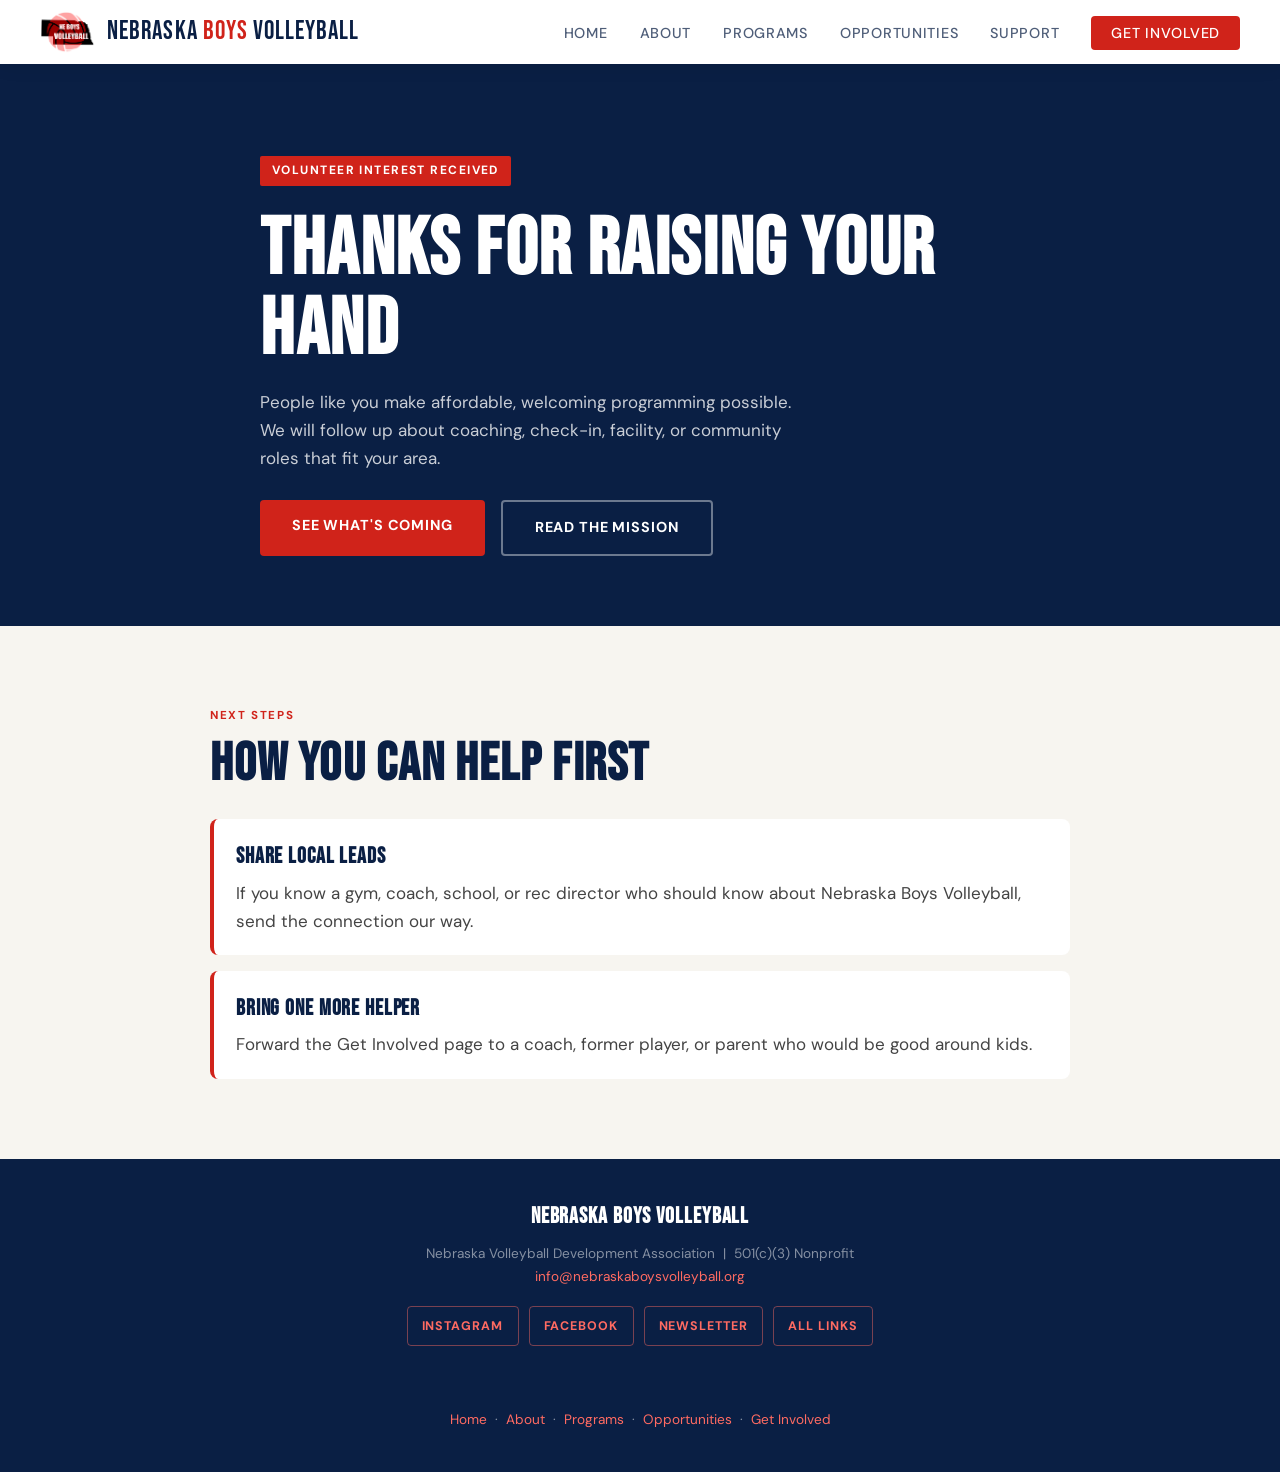
<file: thank-you-volunteer.html>
﻿<!DOCTYPE html>
<html lang="en">
<head>
  <!-- Google tag (gtag.js) -->
<script async src="https://www.googletagmanager.com/gtag/js?id=AW-18308226583"></script>
<script>
  window.dataLayer = window.dataLayer || [];
  function gtag(){dataLayer.push(arguments);}
  gtag('js', new Date());

  gtag('config', 'AW-18308226583');
</script>
  <meta charset="UTF-8">
  <meta name="viewport" content="width=device-width, initial-scale=1.0">
  <title>Thanks for Volunteering | Nebraska Boys Volleyball</title>
  <meta name="description" content="Thanks for offering to volunteer with Nebraska Boys Volleyball.">
  <meta name="robots" content="noindex, follow">
  <link rel="canonical" href="https://www.nebraskaboysvolleyball.org/thank-you-volunteer.html">
  <link rel="icon" type="image/png" sizes="192x192" href="assets/favicon.png">
  <link rel="apple-touch-icon" href="assets/favicon.png">
  <link rel="stylesheet" href="style.css">
</head>
<body>

<nav>
  <a class="nav-brand" href="index.html">
    <img class="nav-logo" src="images/boys_logo_resize.png" alt="Nebraska Boys Volleyball logo">
    <span class="nav-brand-text">Nebraska <span>Boys</span> Volleyball</span>
  </a>
  <button class="nav-toggle" onclick="document.querySelector('.nav-links').classList.toggle('open')" aria-label="Menu">
    <span></span><span></span><span></span>
  </button>
  <ul class="nav-links">
    <li><a href="index.html">Home</a></li>
    <li><a href="about.html">About</a></li>
    <li><a href="programs.html">Programs</a></li>
    <li><a href="opportunities.html">Opportunities</a></li>
    <li><a href="support.html">Support</a></li>
    <li><a href="get-involved.html" class="nav-cta">Get Involved</a></li>
  </ul>
</nav>

<section class="thank-you-hero">
  <div class="thank-you-inner">
    <div class="hero-tag">Volunteer interest received</div>
    <h1>Thanks for Raising Your Hand</h1>
    <p>People like you make affordable, welcoming programming possible. We will follow up about coaching, check-in, facility, or community roles that fit your area.</p>
    <div class="btn-row">
      <a href="opportunities.html" class="btn btn-primary">See What's Coming</a>
      <a href="about.html" class="btn btn-outline">Read the Mission</a>
    </div>
  </div>
</section>

<section class="section">
  <div class="section-inner">
    <div class="section-label">Next Steps</div>
    <h2>How You Can Help First</h2>
    <div class="next-step-list">
      <div class="next-step">
        <h3>Share Local Leads</h3>
        <p>If you know a gym, coach, school, or rec director who should know about Nebraska Boys Volleyball, send the connection our way.</p>
      </div>
      <div class="next-step">
        <h3>Bring One More Helper</h3>
        <p>Forward the Get Involved page to a coach, former player, or parent who would be good around kids.</p>
      </div>
    </div>
  </div>
</section>

<footer>
  <strong>Nebraska Boys Volleyball</strong>
  Nebraska Volleyball Development Association &nbsp;|&nbsp; 501(c)(3) Nonprofit<br>
  <a href="mailto:info@nebraskaboysvolleyball.org">info@nebraskaboysvolleyball.org</a>
  <div class="social-links" aria-label="Nebraska Boys Volleyball social links">
    <a href="https://www.instagram.com/ne.boys.vb" target="_blank" rel="noopener">Instagram</a>
    <a href="https://www.facebook.com/profile.php?id=61557560480954" target="_blank" rel="noopener">Facebook</a>
    <a href="https://nebraskaboysvolleyball.eo.page/n464w"  rel="noopener">Newsletter</a>
    <a href="https://linktr.ee/neboyshsvb" target="_blank" rel="noopener">All Links</a>
  </div>  <br><br>
  <a href="index.html">Home</a> &nbsp;&middot;&nbsp; <a href="about.html">About</a> &nbsp;&middot;&nbsp; <a href="programs.html">Programs</a> &nbsp;&middot;&nbsp; <a href="opportunities.html">Opportunities</a> &nbsp;&middot;&nbsp; <a href="get-involved.html">Get Involved</a>
</footer>

</body>
</html>
</file>
<file: style.css>
﻿@import url('https://fonts.googleapis.com/css2?family=Bebas+Neue&family=DM+Sans:ital,wght@0,300;0,400;0,500;0,700;1,300&display=swap');

:root {
  --navy: #0a1f44;
  --red: #d0231a;
  --red-light: #ff6b62;
  --gold: #f5a623;
  --white: #ffffff;
  --off-white: #f7f5f0;
  --light-gray: #e8e4dc;
  --mid-gray: #888;
  --text: #1a1a1a;
}

* {
  margin: 0;
  padding: 0;
  box-sizing: border-box;
}

html {
  scroll-behavior: smooth;
}

body {
  font-family: 'DM Sans', sans-serif;
  color: var(--text);
  background: var(--off-white);
  font-size: 17px;
  line-height: 1.65;
}

/* -- NAV -- */
nav {
  background: var(--white);
  padding: 0 40px;
  display: flex;
  align-items: center;
  justify-content: space-between;
  position: sticky;
  top: 0;
  z-index: 100;
  height: 64px;
  box-shadow: 0 2px 18px rgba(0,0,0,0.08);
}

.nav-brand {
  display: inline-flex;
  align-items: center;
  gap: 12px;
  font-family: 'Bebas Neue', sans-serif;
  font-size: 1.6rem;
  color: var(--white);
  text-decoration: none;
  letter-spacing: 0.04em;
  line-height: 1;
}

.nav-logo {
  display: block;
  width: auto;
  height: 44px;
  border-radius: 4px;
  background: transparent;
  object-fit: contain;
}

.nav-brand-text {
  color: var(--navy);
}

.nav-brand-text > span {
  color: var(--red);
}

.nav-links {
  display: flex;
  gap: 32px;
  list-style: none;
}

.nav-links a {
  color: rgba(10,31,68,0.72);
  text-decoration: none;
  font-size: 0.9rem;
  font-weight: 500;
  letter-spacing: 0.05em;
  text-transform: uppercase;
  transition: color 0.2s;
}

.nav-links a:hover,
.nav-links a.active {
  color: var(--red);
}

.nav-cta {
  background: var(--red);
  color: var(--white) !important;
  padding: 8px 20px;
  border-radius: 4px;
  transition: background 0.2s !important;
}

.nav-cta:hover {
  background: #b01e16 !important;
  color: var(--white) !important;
}

/* hamburger */
.nav-toggle {
  display: none;
  flex-direction: column;
  gap: 5px;
  cursor: pointer;
  background: none;
  border: none;
  padding: 4px;
}
.nav-toggle span {
  display: block;
  width: 24px;
  height: 2px;
  background: var(--navy);
  transition: all 0.3s;
}

/* -- HERO -- */
.hero {
  background: var(--navy);
  color: var(--white);
  padding: 100px 40px 80px;
  position: relative;
  overflow: hidden;
}

.hero::before {
  content: 'NEBRASKA';
  position: absolute;
  right: 18px;
  top: -24px;
  font-family: 'Bebas Neue', sans-serif;
  font-size: 15rem;
  color: rgba(255,255,255,0.03);
  line-height: 1;
  pointer-events: none;
  user-select: none;
}

.hero-inner {
  max-width: 820px;
  margin: 0 auto;
  position: relative;
}

.hero-tag {
  display: inline-block;
  background: var(--red);
  color: var(--white);
  font-size: 0.75rem;
  font-weight: 700;
  letter-spacing: 0.12em;
  text-transform: uppercase;
  padding: 5px 12px;
  margin-bottom: 24px;
  border-radius: 2px;
}

.hero h1 {
  font-family: 'Bebas Neue', sans-serif;
  font-size: clamp(3rem, 8vw, 6rem);
  line-height: 0.95;
  letter-spacing: 0.02em;
  margin-bottom: 28px;
}

.hero h1 em {
  color: var(--red-light);
  font-style: normal;
}

.hero p {
  font-size: 1.15rem;
  font-weight: 300;
  max-width: 560px;
  color: rgba(255,255,255,0.8);
  margin-bottom: 40px;
}

.btn-row {
  display: flex;
  gap: 16px;
  flex-wrap: wrap;
}

.btn {
  display: inline-block;
  padding: 14px 32px;
  font-family: 'DM Sans', sans-serif;
  font-size: 0.9rem;
  font-weight: 700;
  letter-spacing: 0.06em;
  text-transform: uppercase;
  text-decoration: none;
  border-radius: 4px;
  transition: all 0.2s;
  cursor: pointer;
  border: none;
}

.btn-primary {
  background: var(--red);
  color: var(--white);
}

.btn-primary:hover {
  background: #b01e16;
  transform: translateY(-1px);
}

.btn-outline {
  background: transparent;
  color: var(--white);
  border: 2px solid rgba(255,255,255,0.4);
}

.btn-outline:hover {
  border-color: var(--white);
  background: rgba(255,255,255,0.08);
}

.section-alt .btn-outline,
.section[style*="background: var(--red)"] .btn-outline {
  background: var(--white);
  color: var(--navy);
  border-color: var(--white);
}

.section-alt .btn-outline:hover,
.section[style*="background: var(--red)"] .btn-outline:hover {
  background: var(--off-white);
  border-color: var(--off-white);
  transform: translateY(-1px);
}

/* -- STAT BAR -- */
.stat-bar {
  background: var(--red);
  padding: 20px 40px;
  display: flex;
  justify-content: center;
  gap: 60px;
  flex-wrap: wrap;
}

.stat {
  text-align: center;
}

.stat-num {
  font-family: 'Bebas Neue', sans-serif;
  font-size: 2rem;
  color: var(--white);
  line-height: 1;
}

.stat-label {
  font-size: 0.72rem;
  font-weight: 700;
  letter-spacing: 0.1em;
  text-transform: uppercase;
  color: var(--white);
  opacity: 0.78;
}

/* -- SECTIONS -- */
.section {
  padding: 80px 40px;
}

.section-inner {
  max-width: 860px;
  margin: 0 auto;
}

.section-label {
  font-size: 0.72rem;
  font-weight: 700;
  letter-spacing: 0.14em;
  text-transform: uppercase;
  color: var(--red);
  margin-bottom: 12px;
}

.section h2 {
  font-family: 'Bebas Neue', sans-serif;
  font-size: clamp(2rem, 5vw, 3.4rem);
  color: var(--navy);
  line-height: 1;
  margin-bottom: 20px;
  letter-spacing: 0.02em;
}

.section p {
  color: #444;
  margin-bottom: 16px;
}

.section p:last-child {
  margin-bottom: 0;
}

/* -- ALTERNATING BG -- */
.section-alt {
  background: var(--navy);
  color: var(--white);
}

.section-alt .section-label {
  color: var(--red-light);
}

.section-alt h2 {
  color: var(--white);
}

.section-alt p {
  color: rgba(255,255,255,0.75);
}

/* -- CARDS -- */
.card-grid {
  display: grid;
  grid-template-columns: repeat(auto-fit, minmax(240px, 1fr));
  gap: 24px;
  margin-top: 40px;
}

.card {
  background: var(--white);
  border-radius: 8px;
  padding: 32px 28px;
  border-top: 4px solid var(--red);
}

.section-alt .card {
  background: rgba(255,255,255,0.07);
  border-top-color: var(--red-light);
}

.card-icon {
  font-size: 2rem;
  margin-bottom: 14px;
}

.card h3 {
  font-family: 'Bebas Neue', sans-serif;
  font-size: 1.4rem;
  letter-spacing: 0.04em;
  color: var(--navy);
  margin-bottom: 8px;
}

.section-alt .card h3 {
  color: var(--red-light);
}

.card p {
  font-size: 0.92rem;
  margin: 0;
}

/* -- UPCOMING EVENTS -- */
.event-grid {
  display: grid;
  grid-template-columns: repeat(auto-fit, minmax(260px, 1fr));
  gap: 20px;
  margin-top: 32px;
}

.event-card {
  background: var(--white);
  border-radius: 8px;
  border-left: 4px solid var(--red);
  padding: 24px;
  display: flex;
  flex-direction: column;
  gap: 14px;
}

.event-card.featured {
  border-left-color: var(--red);
}

.event-date {
  font-size: 0.72rem;
  font-weight: 700;
  letter-spacing: 0.12em;
  text-transform: uppercase;
  color: var(--red);
}

.event-card h3 {
  font-family: 'Bebas Neue', sans-serif;
  font-size: 1.6rem;
  line-height: 1;
  letter-spacing: 0.04em;
  color: var(--navy);
}

.event-meta {
  display: grid;
  gap: 6px;
  color: #555;
  font-size: 0.9rem;
}

.event-meta strong {
  color: var(--navy);
}

.event-card p {
  color: #555;
  font-size: 0.92rem;
}

.event-card .btn {
  align-self: flex-start;
  margin-top: auto;
}

.event-note {
  margin-top: 20px;
  padding: 18px 20px;
  background: rgba(208,35,26,0.12);
  border-left: 4px solid var(--red);
  color: var(--navy);
  font-size: 0.92rem;
}

/* -- THANK YOU PAGES -- */
.thank-you-hero {
  background: var(--navy);
  color: var(--white);
  padding: 90px 40px 70px;
}

.thank-you-inner {
  max-width: 760px;
  margin: 0 auto;
}

.thank-you-hero h1 {
  font-family: 'Bebas Neue', sans-serif;
  font-size: clamp(2.6rem, 7vw, 5rem);
  line-height: 1;
  letter-spacing: 0.02em;
  margin-bottom: 18px;
}

.thank-you-hero p {
  max-width: 560px;
  color: rgba(255,255,255,0.78);
  margin-bottom: 28px;
}

.next-step-list {
  display: grid;
  gap: 16px;
  margin-top: 28px;
}

.next-step {
  background: var(--white);
  border-radius: 8px;
  border-left: 4px solid var(--red);
  padding: 20px 22px;
}

.next-step h3 {
  font-family: 'Bebas Neue', sans-serif;
  color: var(--navy);
  letter-spacing: 0.04em;
  font-size: 1.35rem;
  margin-bottom: 4px;
}

/* -- STORY -- */
.story-block {
  border-left: 4px solid var(--red-light);
  padding-left: 28px;
  margin: 32px 0;
}

.story-block p {
  font-size: 1.05rem;
  font-style: italic;
  color: rgba(255,255,255,0.85) !important;
  margin-bottom: 12px;
}

/* -- SCHEDULE TABLE -- */
.schedule-table {
  width: 100%;
  border-collapse: collapse;
  margin-top: 32px;
  background: var(--white);
  border-radius: 8px;
  overflow: hidden;
}

.schedule-table th {
  background: var(--navy);
  color: var(--white);
  font-size: 0.78rem;
  letter-spacing: 0.1em;
  text-transform: uppercase;
  padding: 14px 20px;
  text-align: left;
}

.schedule-table td {
  padding: 14px 20px;
  border-bottom: 1px solid var(--light-gray);
  font-size: 0.95rem;
}

.schedule-table tr:last-child td {
  border-bottom: none;
}

.schedule-table tr:nth-child(even) td {
  background: var(--off-white);
}

/* -- FORM EMBED -- */
.form-wrap {
  background: var(--white);
  border-radius: 8px;
  padding: 8px;
  margin-top: 32px;
  box-shadow: 0 4px 24px rgba(0,0,0,0.08);
}

.form-wrap iframe {
  width: 100%;
  border: none;
  border-radius: 4px;
  min-height: 680px;
}

/* -- SUPPORT PAGE -- */
.support-hero {
  background: var(--red);
  color: var(--white);
  padding: 80px 40px 60px;
  text-align: center;
}

.support-hero h1 {
  font-family: 'Bebas Neue', sans-serif;
  font-size: clamp(2.5rem, 7vw, 5rem);
  letter-spacing: 0.02em;
  line-height: 1;
  margin-bottom: 16px;
}

.support-hero p {
  font-size: 1.1rem;
  max-width: 520px;
  margin: 0 auto 32px;
  opacity: 0.9;
  font-weight: 300;
}

.donate-btn {
  display: inline-block;
  background: var(--gold);
  color: var(--navy);
  font-family: 'DM Sans', sans-serif;
  font-size: 1rem;
  font-weight: 700;
  letter-spacing: 0.08em;
  text-transform: uppercase;
  padding: 18px 48px;
  border-radius: 4px;
  text-decoration: none;
  transition: all 0.2s;
}

.donate-btn:hover {
  background: #e09600;
  transform: translateY(-2px);
  box-shadow: 0 8px 24px rgba(0,0,0,0.2);
}

.tier-grid {
  display: grid;
  grid-template-columns: repeat(auto-fit, minmax(200px, 1fr));
  gap: 20px;
  margin-top: 40px;
}

.tier-card {
  background: var(--white);
  border-radius: 8px;
  padding: 28px 24px;
  text-align: center;
  border-bottom: 4px solid var(--light-gray);
  transition: all 0.2s;
}

.tier-card:hover {
  transform: translateY(-3px);
  box-shadow: 0 8px 24px rgba(0,0,0,0.1);
}

.tier-card.featured {
  border-bottom-color: var(--red);
  background: var(--navy);
  color: var(--white);
}

.tier-amount {
  font-family: 'Bebas Neue', sans-serif;
  font-size: 2.8rem;
  color: var(--navy);
  line-height: 1;
}

.tier-card.featured .tier-amount {
  color: var(--red-light);
}

.tier-name {
  font-size: 0.78rem;
  font-weight: 700;
  letter-spacing: 0.12em;
  text-transform: uppercase;
  color: var(--mid-gray);
  margin-bottom: 12px;
  display: block;
}

.tier-card.featured .tier-name {
  color: rgba(255,255,255,0.6);
}

.tier-desc {
  font-size: 0.88rem;
  color: #555;
  margin-top: 8px;
}

.tier-card.featured .tier-desc {
  color: rgba(255,255,255,0.7);
}

.givebutter-embed {
  max-width: 640px;
  margin: 40px auto 0;
}

/* -- SUPPORTER WALL -- */
.supporter-wall {
  display: grid;
  grid-template-columns: repeat(3, 1fr);
  gap: 18px;
  margin-top: 32px;
}

.supporter-wall-item {
  background: var(--white);
  border-radius: 8px;
  border-left: 4px solid var(--red);
  padding: 22px 20px;
}

.supporter-wall-item h3 {
  font-family: 'Bebas Neue', sans-serif;
  font-size: 1.35rem;
  letter-spacing: 0.04em;
  color: var(--navy);
  margin-bottom: 6px;
}

.supporter-wall-item p {
  color: #555;
  font-size: 0.9rem;
  margin: 0;
}

.supporter-note {
  margin-top: 28px;
  padding: 22px 24px;
  background: rgba(208,35,26,0.08);
  border-radius: 8px;
  color: var(--navy);
}

/* -- FOOTER -- */
footer {
  background: var(--navy);
  color: rgba(255,255,255,0.5);
  text-align: center;
  padding: 40px;
  font-size: 0.85rem;
}

footer a {
  color: var(--red-light);
  text-decoration: none;
}

footer strong {
  color: var(--white);
  display: block;
  font-family: 'Bebas Neue', sans-serif;
  font-size: 1.4rem;
  letter-spacing: 0.04em;
  margin-bottom: 8px;
}

.social-links {
  display: flex;
  justify-content: center;
  flex-wrap: wrap;
  gap: 10px;
  margin: 18px 0;
}

.social-links a {
  display: inline-flex;
  align-items: center;
  justify-content: center;
  min-height: 40px;
  padding: 8px 14px;
  border: 1px solid rgba(255,107,98,0.45);
  border-radius: 4px;
  color: var(--red-light);
  font-size: 0.78rem;
  font-weight: 700;
  letter-spacing: 0.08em;
  text-transform: uppercase;
  text-decoration: none;
}

.social-links a:hover {
  background: rgba(255,107,98,0.12);
  color: var(--white);
}

/* -- ABOUT PAGE -- */
.page-hero {
  background: var(--navy);
  color: var(--white);
  padding: 80px 40px 60px;
}

.page-hero-inner {
  max-width: 820px;
  margin: 0 auto;
}

.page-hero h1 {
  font-family: 'Bebas Neue', sans-serif;
  font-size: clamp(2.5rem, 7vw, 5rem);
  letter-spacing: 0.02em;
  line-height: 1;
  margin-bottom: 16px;
}

.page-hero p {
  font-size: 1.1rem;
  max-width: 560px;
  opacity: 0.75;
  font-weight: 300;
}

/* -- RESPONSIVE -- */
@media (max-width: 680px) {
  body {
    font-size: 16px;
  }

  nav {
    padding: 0 20px;
    flex-wrap: wrap;
    height: auto;
    padding-top: 12px;
    padding-bottom: 12px;
  }

  .nav-brand {
    font-size: 1.35rem;
  }

  .nav-logo {
    height: 38px;
  }

  .nav-brand-text {
    display: none;
  }

  .nav-links {
    display: none;
    width: 100%;
    flex-direction: column;
    gap: 0;
    padding: 12px 0;
  }

  .nav-links.open {
    display: flex;
  }

  .nav-links li {
    border-top: 1px solid rgba(10,31,68,0.12);
  }

  .nav-links a {
    display: block;
    padding: 12px 0;
  }

  .nav-cta {
    padding: 10px 0 !important;
    background: none !important;
    color: var(--red) !important;
    border: none !important;
  }

  .nav-toggle {
    display: flex;
  }

  .hero, .section, .page-hero, .support-hero, .thank-you-hero {
    padding-left: 20px;
    padding-right: 20px;
  }

  .section {
    padding-top: 56px;
    padding-bottom: 56px;
  }

  .hero, .page-hero, .support-hero, .thank-you-hero {
    padding-top: 64px;
    padding-bottom: 52px;
  }

  .hero::before {
    font-size: 7rem;
    right: 12px;
    top: 6px;
  }

  .stat-bar {
    gap: 32px;
    padding: 20px;
  }

  .btn-row {
    flex-direction: column;
  }

  .btn,
  .donate-btn {
    width: 100%;
    text-align: center;
    padding-left: 18px;
    padding-right: 18px;
  }

  .card-grid,
  .event-grid,
  .supporter-wall,
  .tier-grid {
    grid-template-columns: 1fr;
  }

  .card,
  .event-card,
  .tier-card {
    padding: 24px 20px;
  }

  .schedule-table {
    display: block;
    overflow-x: auto;
    -webkit-overflow-scrolling: touch;
  }

  .schedule-table th,
  .schedule-table td {
    white-space: nowrap;
    padding: 12px 14px;
  }

  .form-wrap iframe {
    min-height: 760px;
  }

  footer {
    padding: 32px 20px;
  }

  .social-links {
    display: grid;
    grid-template-columns: 1fr;
    gap: 8px;
  }
}
</file>
